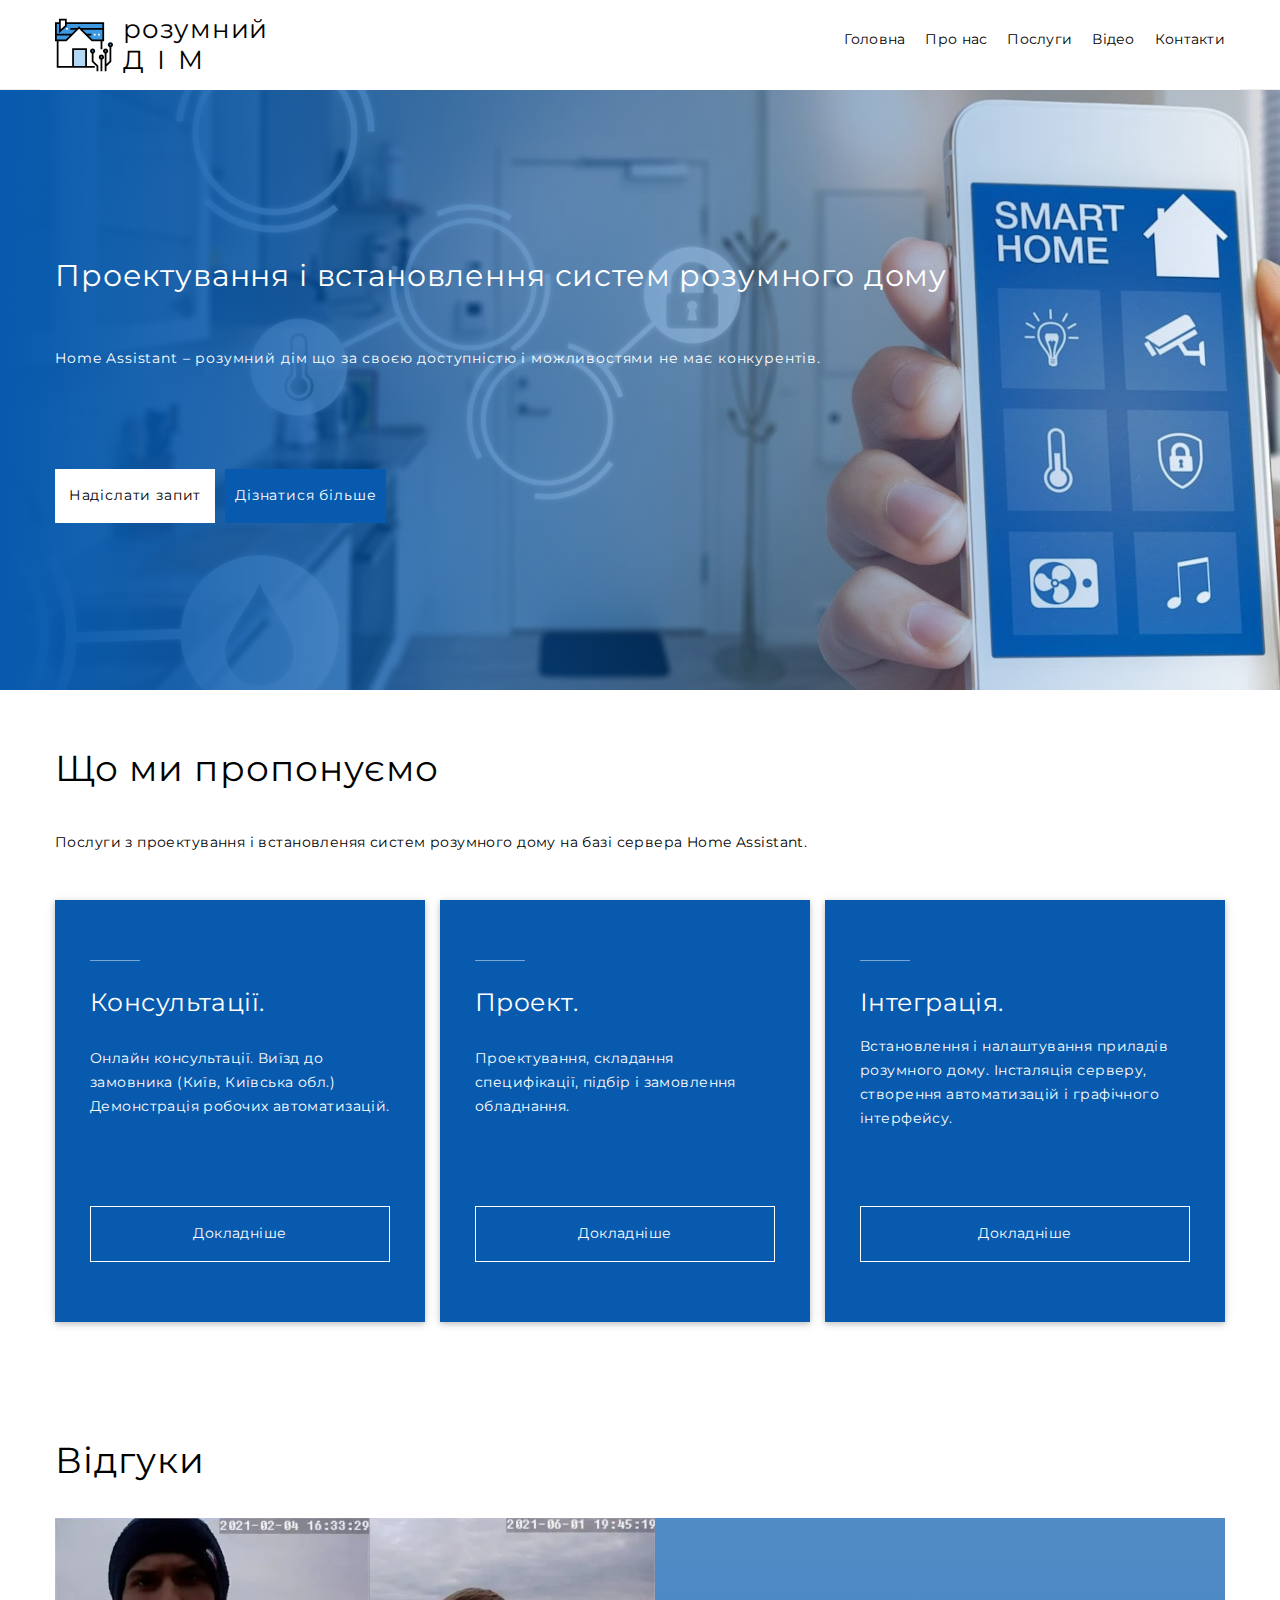
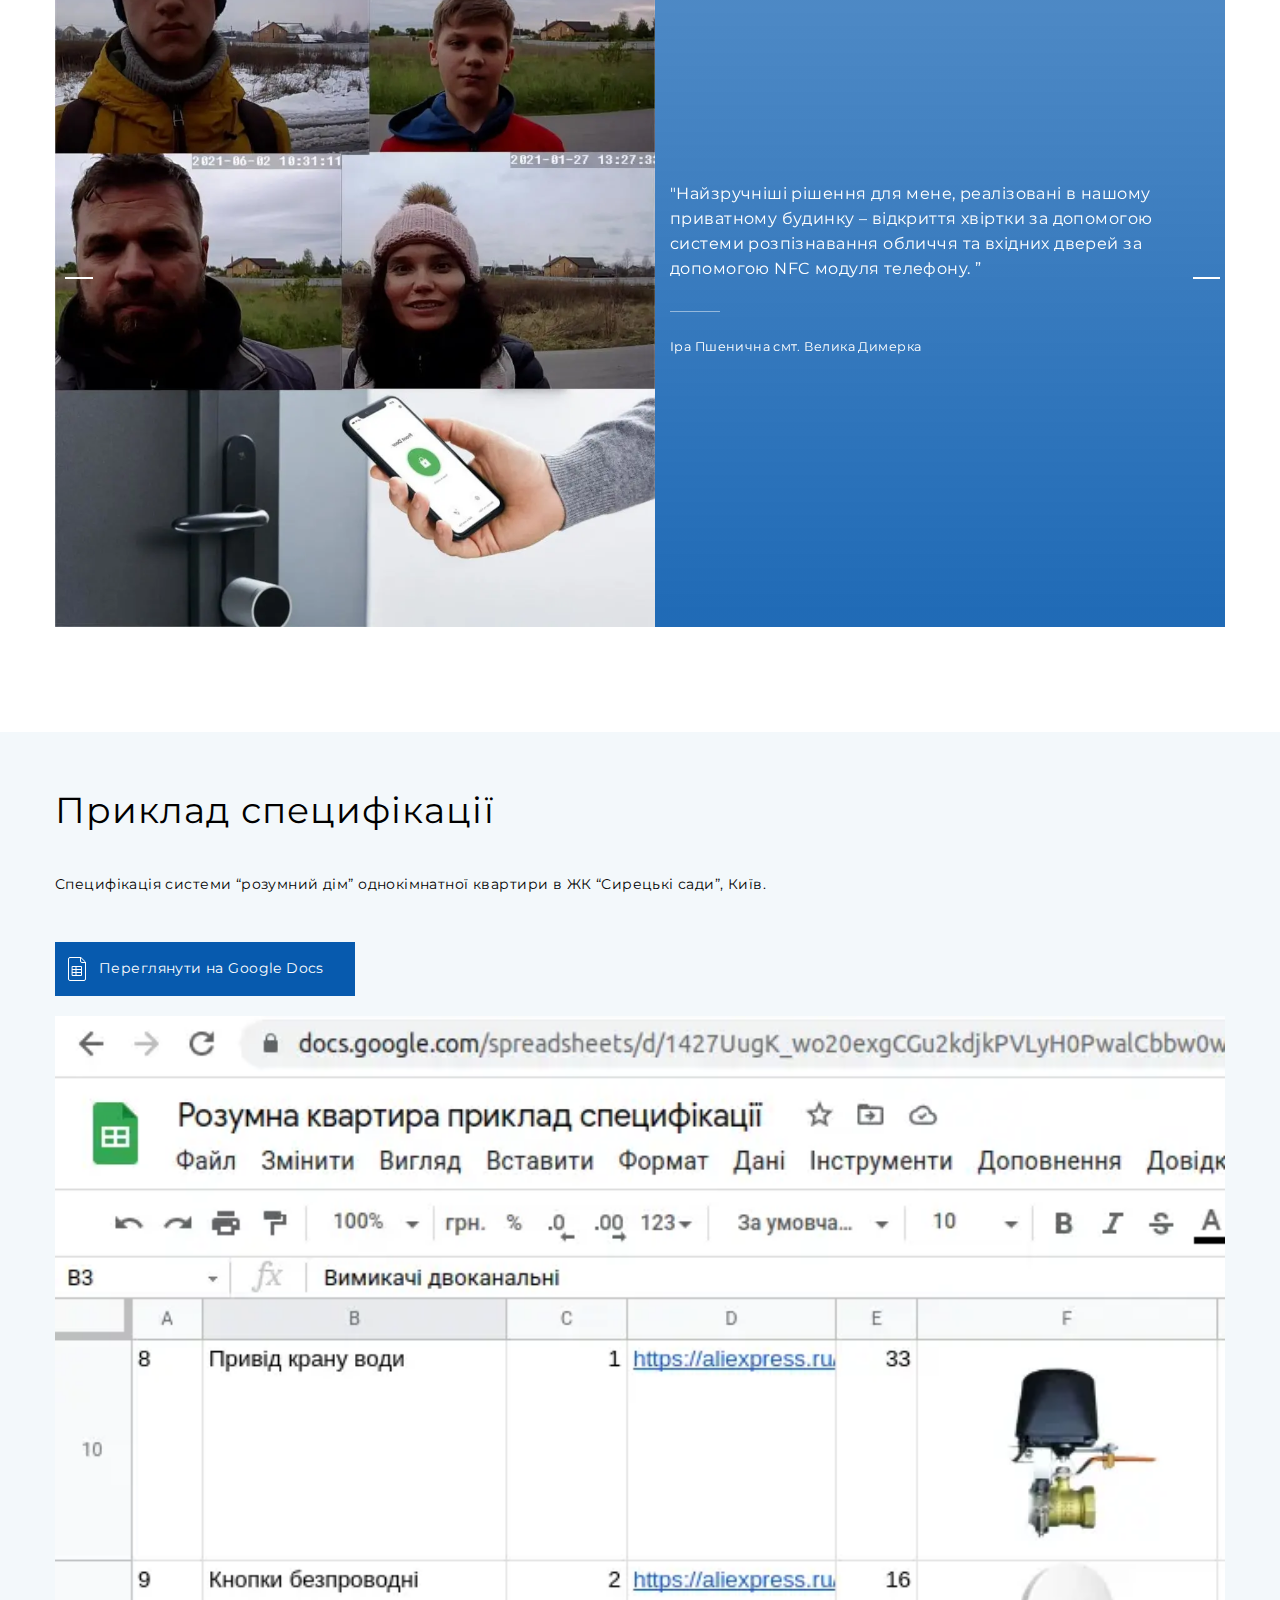
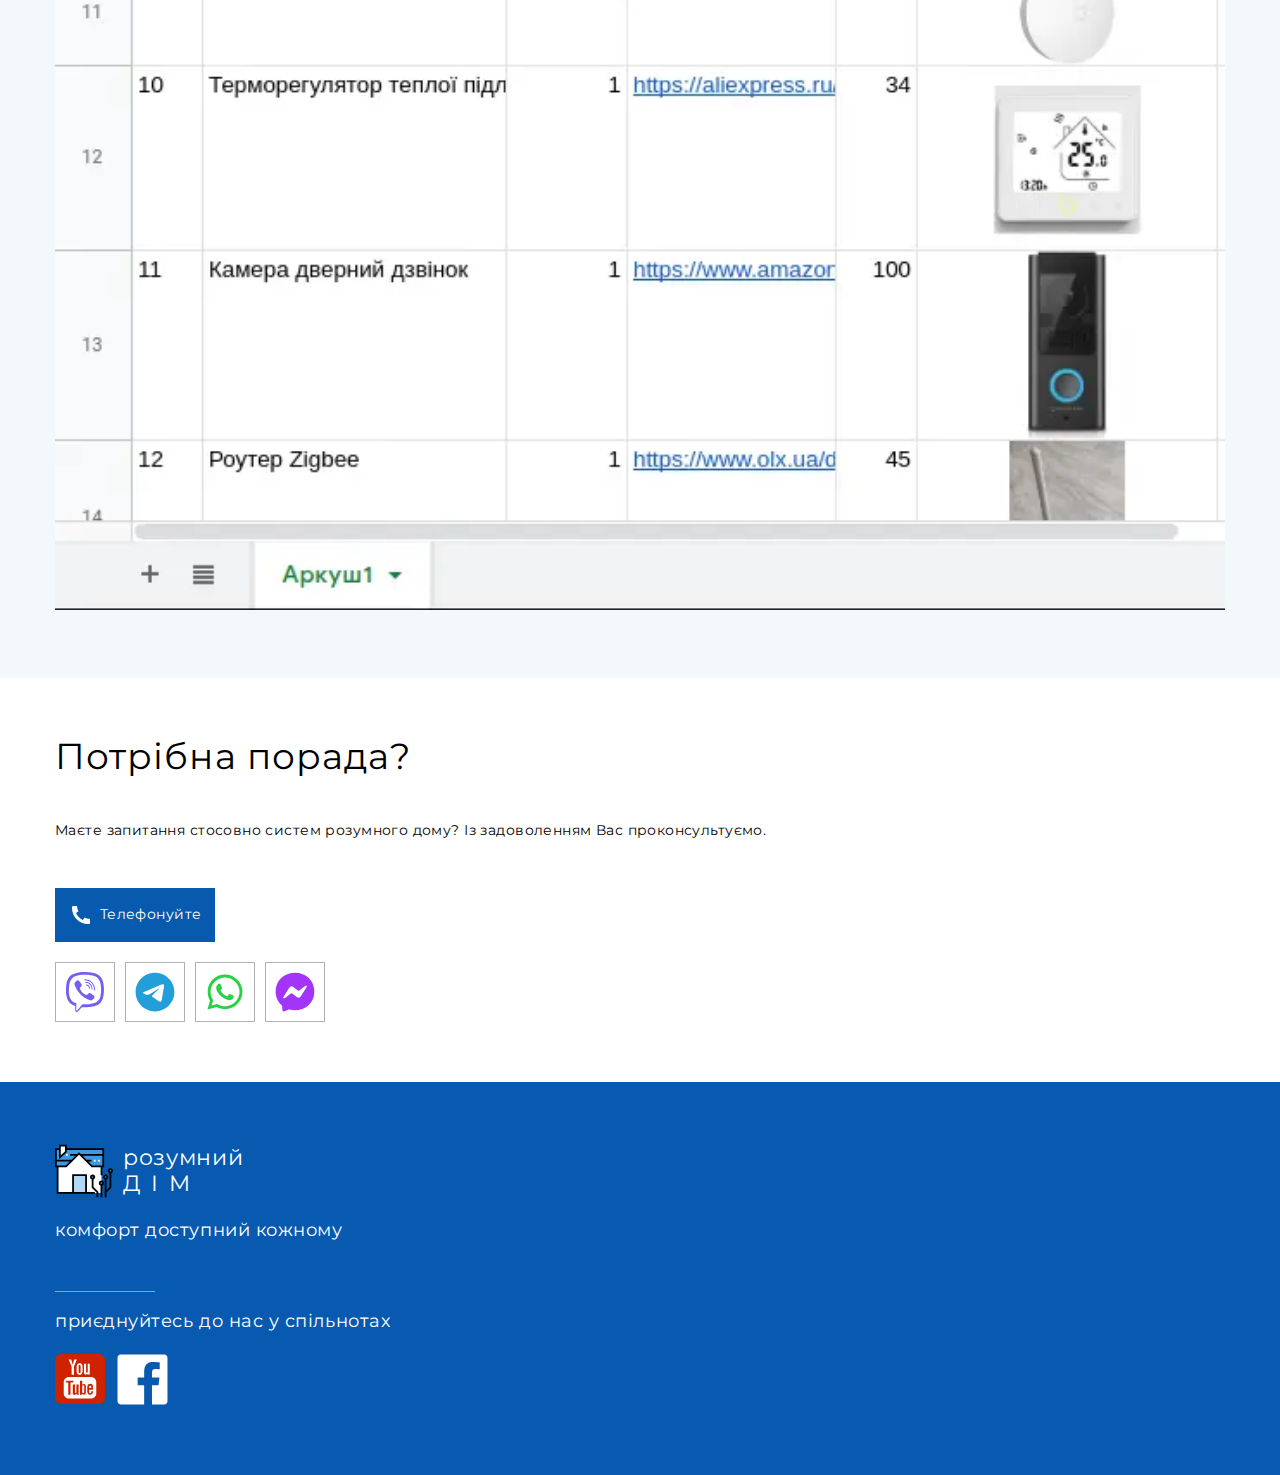
<file: index.html>
<!DOCTYPE html>
<html lang="uk">
  <head>
    <meta charset="UTF-8" />
    <meta http-equiv="X-UA-Compatible" content="IE=edge" />
    <meta name="viewport" content="width=device-width, initial-scale=1.0" />
    <title>Розумний дім – комфорт доступний кожному</title>
    <link rel="icon" href="./images/svg/smart-home.svg" sizes="32x32" />
    <link
      rel="stylesheet"
      href="https://cdnjs.cloudflare.com/ajax/libs/font-awesome/6.1.2/css/all.min.css"
      integrity="sha512-1sCRPdkRXhBV2PBLUdRb4tMg1w2YPf37qatUFeS7zlBy7jJI8Lf4VHwWfZZfpXtYSLy85pkm9GaYVYMfw5BC1A=="
      crossorigin="anonymous"
      referrerpolicy="no-referrer"
    />
    <!-- Спочатку нормалізатор -->
    <link
      rel="stylesheet"
      href="https://cdnjs.cloudflare.com/ajax/libs/modern-normalize/1.0.0/modern-normalize.min.css"
    />
    <!-- Потім ваші стилі -->
    <link rel="stylesheet" href="./css/main.min.css" />
  </head>
  <body>
    <!-- -------------- header ----------------- -->
    <header class="header">
      <div class="header__container">
        <div class="header__overlay">
          <div class="container">
            <a href="" class="logo">
              <svg class="logo__svg" width="58" height="58">
                <use href="./images/svg/icomoon/symbol-defs.svg#icon-smart-home"></use>
              </svg>
              <div class="logo__wrap">
                <p class="logo__text">розумний</p>
                <p class="logo__text--accent">дім</p>
              </div>
            </a>
          </div>
        </div>
        <div class="menu--container" data-menu>
          <ul class="menu">
            <li class="menu__item"><a href="./index.html" class="menu__link">Головна</a></li>
            <li class="menu__item"><a href="./about.html" class="menu__link">Про нас</a></li>
            <li class="menu__item"><a href="./services.html" class="menu__link">Послуги</a></li>
            <li class="menu__item"><a href="./gallery.html" class="menu__link">Відео</a></li>
            <li class="menu__item"><a href="./contacts.html" class="menu__link">Контакти</a></li>
          </ul>
        </div>
        <button
          class="hamburger"
          type="button"
          aria-expanded="false"
          aria-controls="menu-container"
          data-menu-button
        >
          <svg class="hamburger__icon" width="40" height="40">
            <use
              class="hamburger__icon-menu"
              href="./images/svg/icomoon/symbol-defs.svg#icon-hamburger"
            ></use>
            <use
              class="hamburger__icon-close"
              href="./images/svg/icomoon/symbol-defs.svg#icon-close"
            ></use>
          </svg>
        </button>
      </div>
    </header>
    <main>
      <!-- -------------- hero ----------------- -->
      <section class="hero hero--main">
        <div class="container container--hero-main">
          <h1 class="hero-title">Проектування і встановлення систем розумного дому</h1>
          <p class="section-text section-text--white">
            Home Assistant – розумний дім що за своєю доступністю і можливостями не має конкурентів.
          </p>
          <div class="buttons-wrap">
            <a href="" class="button-link button-link--white"
              ><span class="button-text button-text--white">Надіслати запит</span></a
            >
            <a href="" class="button-link"><span class="button-text">Дізнатися більше</span></a>
          </div>
        </div>
      </section>
      <!-- -------------- offers ----------------- -->
      <section class="section">
        <div class="container">
          <h2 class="section-title">Що ми пропонуємо</h2>
          <p class="section-text">
            Послуги з проектування і встановленяя систем розумного дому на базі сервера Home
            Assistant.
          </p>
          <ul class="offers">
            <li class="offers__item">
              <h3 class="offers__header">Консультації.</h3>
              <p class="section-text section-text--white">
                Онлайн консультації. Виїзд до замовника (Київ, Київська обл.) Демонстрація робочих
                автоматизацій.
              </p>
              <a href="" class="button-link button-link--offers" role="button">Докладніше</a>
            </li>
            <li class="offers__item">
              <h3 class="offers__header">Проект.</h3>
              <p class="section-text section-text--white">
                Проектування, складання специфікації, підбір і замовлення обладнання.
              </p>
              <a href="" class="button-link button-link--offers" role="button">Докладніше</a>
            </li>
            <li class="offers__item">
              <h3 class="offers__header">Інтеграція.</h3>
              <p class="section-text section-text--white">
                Встановлення і налаштування приладів розумного дому. Інсталяція серверу, створення
                автоматизацій і графічного інтерфейсу.
              </p>
              <a href="" class="button-link button-link--offers" role="button">Докладніше</a>
            </li>
          </ul>
        </div>
      </section>
      <!-- -------------- responses ---------------- -->
      <section class="section section--responses">
        <div class="container container--responses">
          <h2 class="section-title section-title--responses">Відгуки</h2>
          <div class="siema">
            <div class="response">
              <img
                srcset="
                  ./images/responses/doorbell-480-min.webp 480w,
                  ./images/responses/doorbell-960-min.webp 960w
                "
                sizes="(min-width: 1200px) 600px, (min-width: 768px) 384px, 480px"
                class="response__photo"
                src="./images/responses/doorbell-480-min.webp"
                alt="Дверний дзвінок"
              />
              <div class="response__text-wrap">
                <div class="response__naw-arrows">
                  <i class="fa-solid fa-chevron-left arrow-backdrop"></i>
                  <i class="fa-solid fa-chevron-right arrow-backdrop"></i>
                </div>
                <div class="backdrop">
                  <p class="responses-text">
                    "Найзручніші рішення для мене, реалізовані в нашому приватному будинку –
                    відкриття хвіртки за допомогою системи розпізнавання обличчя та вхідних дверей
                    за допомогою NFC модуля телефону. ”
                  </p>
                  <p class="section-text section-text--responses">
                    Іра Пшенична смт. Велика Димерка
                  </p>
                </div>
              </div>
            </div>
            <div class="response">
              <img
                srcset="
                  ./images/responses/gate-480.webp 480w,
                  ./images/responses/gate-960.webp 960w
                "
                sizes="(min-width: 1200px) 600px, (min-width: 768px) 384px, 480px"
                class="response__photo"
                src="./images/responses/gate-480.webp"
                alt="Ворота"
              />
              <div class="response__text-wrap">
                <div class="response__naw-arrows">
                  <i class="fa-solid fa-chevron-left arrow-backdrop"></i>
                  <i class="fa-solid fa-chevron-right arrow-backdrop"></i>
                </div>
                <div class="backdrop">
                  <p class="responses-text">
                    "Ворота та автоматика, це евріка! Коли приїзджали гості, завжди бігав та
                    відкривав ворота, це капець. Зараз, без зусиль, одним натисканням на телефоні, а
                    коли сам за кермом, то з панелі автівки відкриваю. Дякую хлопці, за роботу!”
                  </p>
                  <p class="section-text section-text--responses">Павло Романченко м. Васильків</p>
                </div>
              </div>
            </div>
            <div class="response">
              <img
                srcset="
                  ./images/responses/garden-480.webp 480w,
                  ./images/responses/garden-960.webp 960w
                "
                sizes="(min-width: 1200px) 600px, (min-width: 768px) 384px, 480px"
                class="response__photo"
                src="./images/responses/garden-480.webp"
                alt="Ворота"
              />
              <div class="response__text-wrap">
                <div class="response__naw-arrows">
                  <i class="fa-solid fa-chevron-left arrow-backdrop"></i>
                  <i class="fa-solid fa-chevron-right arrow-backdrop"></i>
                </div>
                <div class="backdrop">
                  <p class="responses-text">
                    "У кого есть огород, меня поймут. Я про полив. Постоянно приходилось бегать с
                    лейками, обрывать руки. Не всегда есть время для полива. Прочитала про капельный
                    полив,про бочку, которую можно наполнить водой. Но каждый раз бегать и ее
                    наполнять, как то не радовало меня, легче уж с лейкой, я так думала. Соседи
                    посоветовали ребят, которые занимались автоматизацией и также вопросоми полива.
                    Сейчас у меня все работает само по себе, я только наблюдаю. Вода подаётся в бак
                    автоматически, есть график полива, когда какую зону поливать. Спасибо за ваш
                    труд.”
                  </p>
                  <p class="section-text section-text--responses">Виктория Ямковая пгт Калиновка</p>
                </div>
              </div>
            </div>
          </div>
        </div>
      </section>
      <!-- -------------- examples ---------------- -->
      <section class="section section--examples">
        <div class="container">
          <h2 class="section-title section-title--examples">Приклад специфікації</h2>
          <p class="section-text">
            Специфікація системи “розумний дім” однокімнатної квартири в ЖК “Сирецькі сади”, Київ.
          </p>
          <a
            href="https://docs.google.com/spreadsheets/d/1427UugK_wo20exgCGu2kdjkPVLyH0PwalCbbw0wI3ak/edit#gid=0"
            class="button-link button-link--examples"
          >
            <svg class="button-link__icon-table" width="24" height="24">
              <use href="./images/svg/icomoon/symbol-defs.svg#icon-table"></use>
            </svg>
            Переглянути на Google Docs</a
          >
          <a
            class="image-link"
            href="https://docs.google.com/spreadsheets/d/1427UugK_wo20exgCGu2kdjkPVLyH0PwalCbbw0wI3ak/edit#gid=0"
            ><img
              src="./images/specification/specification-crop.webp"
              alt="приклад специфікації"
              class="examples-img"
          /></a>
        </div>
      </section>
      <!-- -------------- advice ---------------- -->
      <section class="section">
        <div class="container">
          <h2 class="section-title">Потрібна порада?</h2>
          <p class="section-text">
            Маєте запитання стосовно систем розумного дому? Із задоволенням Вас проконсультуємо.
          </p>
          <a href="tel:+380673329751" class="button-link button-link--tel">
            <svg class="button-link__icon" width="24" height="24">
              <use href="./images/svg/icomoon/symbol-defs.svg#icon-phone"></use>
            </svg>
            Телефонуйте</a
          >
          <ul class="social">
            <li class="social__item">
              <a href="viber://chat?number=%2B380673329751" target="_blank" class="social__link">
                <svg class="social__icon social__icon--viber" width="40" height="40">
                  <use href="./images/svg/icomoon/symbol-defs.svg#icon-viber"></use>
                </svg>
              </a>
            </li>
            <li class="social__item">
              <a href="https://t.me/AndreiRadchenko" target="_blank" class="social__link">
                <svg class="social__icon social__icon--telegram" width="40" height="40">
                  <use href="./images/svg/icomoon/symbol-defs.svg#icon-telegram"></use>
                </svg>
              </a>
            </li>
            <li class="social__item">
              <a href="https://wa.me/380673329751" target="_blank" class="social__link">
                <svg class="social__icon social__icon--whatsapp" width="40" height="40">
                  <use href="./images/svg/icomoon/symbol-defs.svg#icon-whatsapp"></use>
                </svg>
              </a>
            </li>
            <li class="social__item">
              <a href="http://m.me/smart.home.kyiv" target="_blank" class="social__link">
                <svg class="social__icon social__icon--messenger" width="40" height="40">
                  <use href="./images/svg/icomoon/symbol-defs.svg#icon-messenger"></use>
                </svg>
              </a>
            </li>
          </ul>
        </div>
      </section>
    </main>
    <!-- -------------- footer ----------------- -->
    <footer class="section footer">
      <div class="container footer__container">
        <div class="footer__moto">
          <a href="" class="logo logo--footer">
            <svg class="logo__svg" width="58" height="58">
              <use href="./images/svg/icomoon/symbol-defs.svg#icon-smart-home"></use>
            </svg>
            <div class="logo__wrap">
              <p class="logo__text">розумний</p>
              <p class="logo__text--accent">дім</p>
            </div>
          </a>
          <h3 class="moto">комфорт доступний кожному</h3>
          <!-- <h2 class="moto">приєднуйтесь до нас у спільнотах</h2> -->
          <div class="media">
            <h3 class="media__title">приєднуйтесь до нас у спільнотах</h3>
            <div class="media__group">
              <a
                href="https://www.youtube.com/channel/UC7uVr9GRvSpF-9ihH9fwv8A/videos"
                target="_blank"
              >
                <svg class="youtube" width="50" height="50">
                  <use href="./images/svg/icomoon/symbol-defs.svg#icon-youtube"></use>
                </svg>
              </a>
              <a href="https://www.facebook.com/smart.home.kyiv/">
                <svg class="facebook" width="55" height="55">
                  <use href="./images/svg/icomoon/symbol-defs.svg#icon-facebook"></use>
                </svg>
              </a>
            </div>
          </div>
        </div>
      </div>
    </footer>
    <script>
      const { height: pageHeaderHeight } = document
        .querySelector('.header')
        .getBoundingClientRect();

      document.body.style.paddingTop = `${pageHeaderHeight}px`;
    </script>
    <script src="./js/menu.js" type="module"></script>
    <script src="./js/siema.min.js"></script>
    <script src="./js/mySiema.js" type="module"></script>
  </body>
</html>
</file>
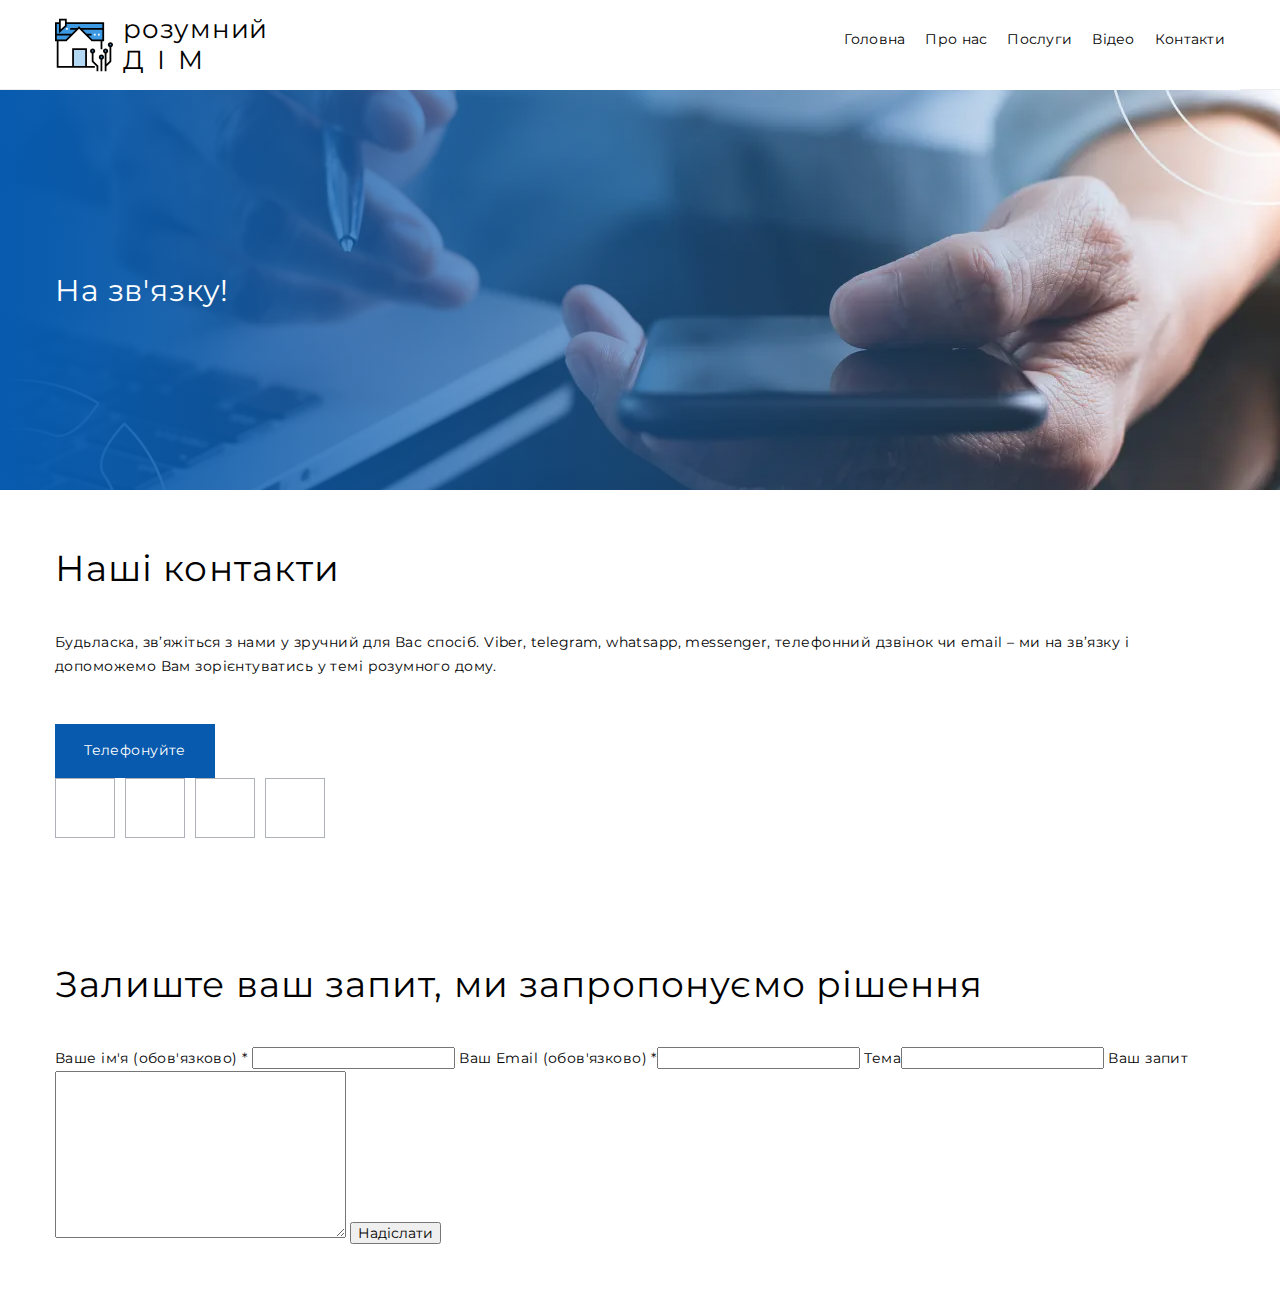
<file: contacts.html>
<!DOCTYPE html>
<html lang="en">
  <head>
    <meta charset="UTF-8" />
    <meta http-equiv="X-UA-Compatible" content="IE=edge" />
    <meta name="viewport" content="width=device-width, initial-scale=1.0" />
    <title>Розумний дім – комфорт доступний кожному</title>
    <link rel="icon" href="./images/svg/smart-home.svg" sizes="32x32" />
    <link
      rel="stylesheet"
      href="https://cdnjs.cloudflare.com/ajax/libs/font-awesome/6.1.2/css/all.min.css"
      integrity="sha512-1sCRPdkRXhBV2PBLUdRb4tMg1w2YPf37qatUFeS7zlBy7jJI8Lf4VHwWfZZfpXtYSLy85pkm9GaYVYMfw5BC1A=="
      crossorigin="anonymous"
      referrerpolicy="no-referrer"
    />
    <!-- Спочатку нормалізатор -->
    <link
      rel="stylesheet"
      href="https://cdnjs.cloudflare.com/ajax/libs/modern-normalize/1.0.0/modern-normalize.min.css"
    />
    <!-- Потім ваші стилі -->
    <link rel="stylesheet" href="./css/main.min.css" />
  </head>
  <body>
    <!-- -------------- header ----------------- -->
    <header class="header">
      <div class="header__container">
        <div class="header__overlay">
          <div class="container">
            <a href="" class="logo">
              <svg class="logo__svg" width="58" height="58">
                <use href="./images/svg/icomoon/symbol-defs.svg#icon-smart-home"></use>
              </svg>
              <div class="logo__wrap">
                <p class="logo__text">розумний</p>
                <p class="logo__text--accent">дім</p>
              </div>
            </a>
          </div>
        </div>
        <div class="menu--container" data-menu>
          <ul class="menu">
            <li class="menu__item"><a href="./index.html" class="menu__link">Головна</a></li>
            <li class="menu__item"><a href="./about.html" class="menu__link">Про нас</a></li>
            <li class="menu__item"><a href="./services.html" class="menu__link">Послуги</a></li>
            <li class="menu__item"><a href="./gallery.html" class="menu__link">Відео</a></li>
            <li class="menu__item"><a href="./contacts.html" class="menu__link">Контакти</a></li>
          </ul>
        </div>
        <button
          class="hamburger"
          type="button"
          aria-expanded="false"
          aria-controls="menu-container"
          data-menu-button
        >
          <svg class="hamburger__icon" width="40" height="40">
            <use
              class="hamburger__icon-menu"
              href="./images/svg/icomoon/symbol-defs.svg#icon-hamburger"
            ></use>
            <use
              class="hamburger__icon-close"
              href="./images/svg/icomoon/symbol-defs.svg#icon-close"
            ></use>
          </svg>
        </button>
      </div>
    </header>
    <main>
      <!-- -------------- hero ----------------- -->
      <section class="hero hero-contacts">
        <div class="container">
          <h2 class="hero-title">На зв'язку!</h2>
        </div>
      </section>
      <!-- -------------- contacts ----------------- -->
      <section class="section">
        <div class="container">
          <h3 class="section-title">Наші контакти</h3>
          <p class="section-text">
            Будьласка, зв’яжіться з нами у зручний для Вас спосіб. Viber, telegram, whatsapp,
            messenger, телефонний дзвінок чи email – ми на зв’язку і допоможемо Вам зорієнтуватись у
            темі розумного дому.
          </p>
          <a href="" class="button-link"
            ><span class="button-text button-text--white">Телефонуйте</span></a
          >
          <ul class="social">
            <li class="social__item"><a href="" class="social__link"></a></li>
            <li class="social__item"><a href="" class="social__link"></a></li>
            <li class="social__item"><a href="" class="social__link"></a></li>
            <li class="social__item"><a href="" class="social__link"></a></li>
          </ul>
        </div>
      </section>
      <!-- -------------- request form ----------------- -->
      <section class="section">
        <div class="container">
          <h3 class="section-title">Залиште ваш запит, ми запропонуємо рішення</h3>
          <form action="" class="form">
            <label for="" class="form__label-name"
              >Ваше ім'я (обов'язково) <span class="astarisk">*</span>
              <input type="text" class="form__name" required
            /></label>
            <label for="" class="form__label-email"
              >Ваш Email (обов'язково) <span class="astarisk">*</span
              ><input type="email" class="form__email" required
            /></label>
            <label for="" class="form__label-theme"
              >Тема<input type="text" class="form__theme"
            /></label>
            <label for="" class="form__label-request"
              >Ваш запит
              <textarea name="" id="" cols="30" rows="10" class="form__request"></textarea>
            </label>
            <button type="submit" class="form-button">Надіслати</button>
          </form>
        </div>
      </section>
    </main>
    <!-- -------------- footer ----------------- -->
    <footer></footer>
    <script>
      const { height: pageHeaderHeight } = document
        .querySelector('.header')
        .getBoundingClientRect();

      document.body.style.paddingTop = `${pageHeaderHeight}px`;
    </script>
    <script src="./js/menu.js"></script>
  </body>
</html>
</file>
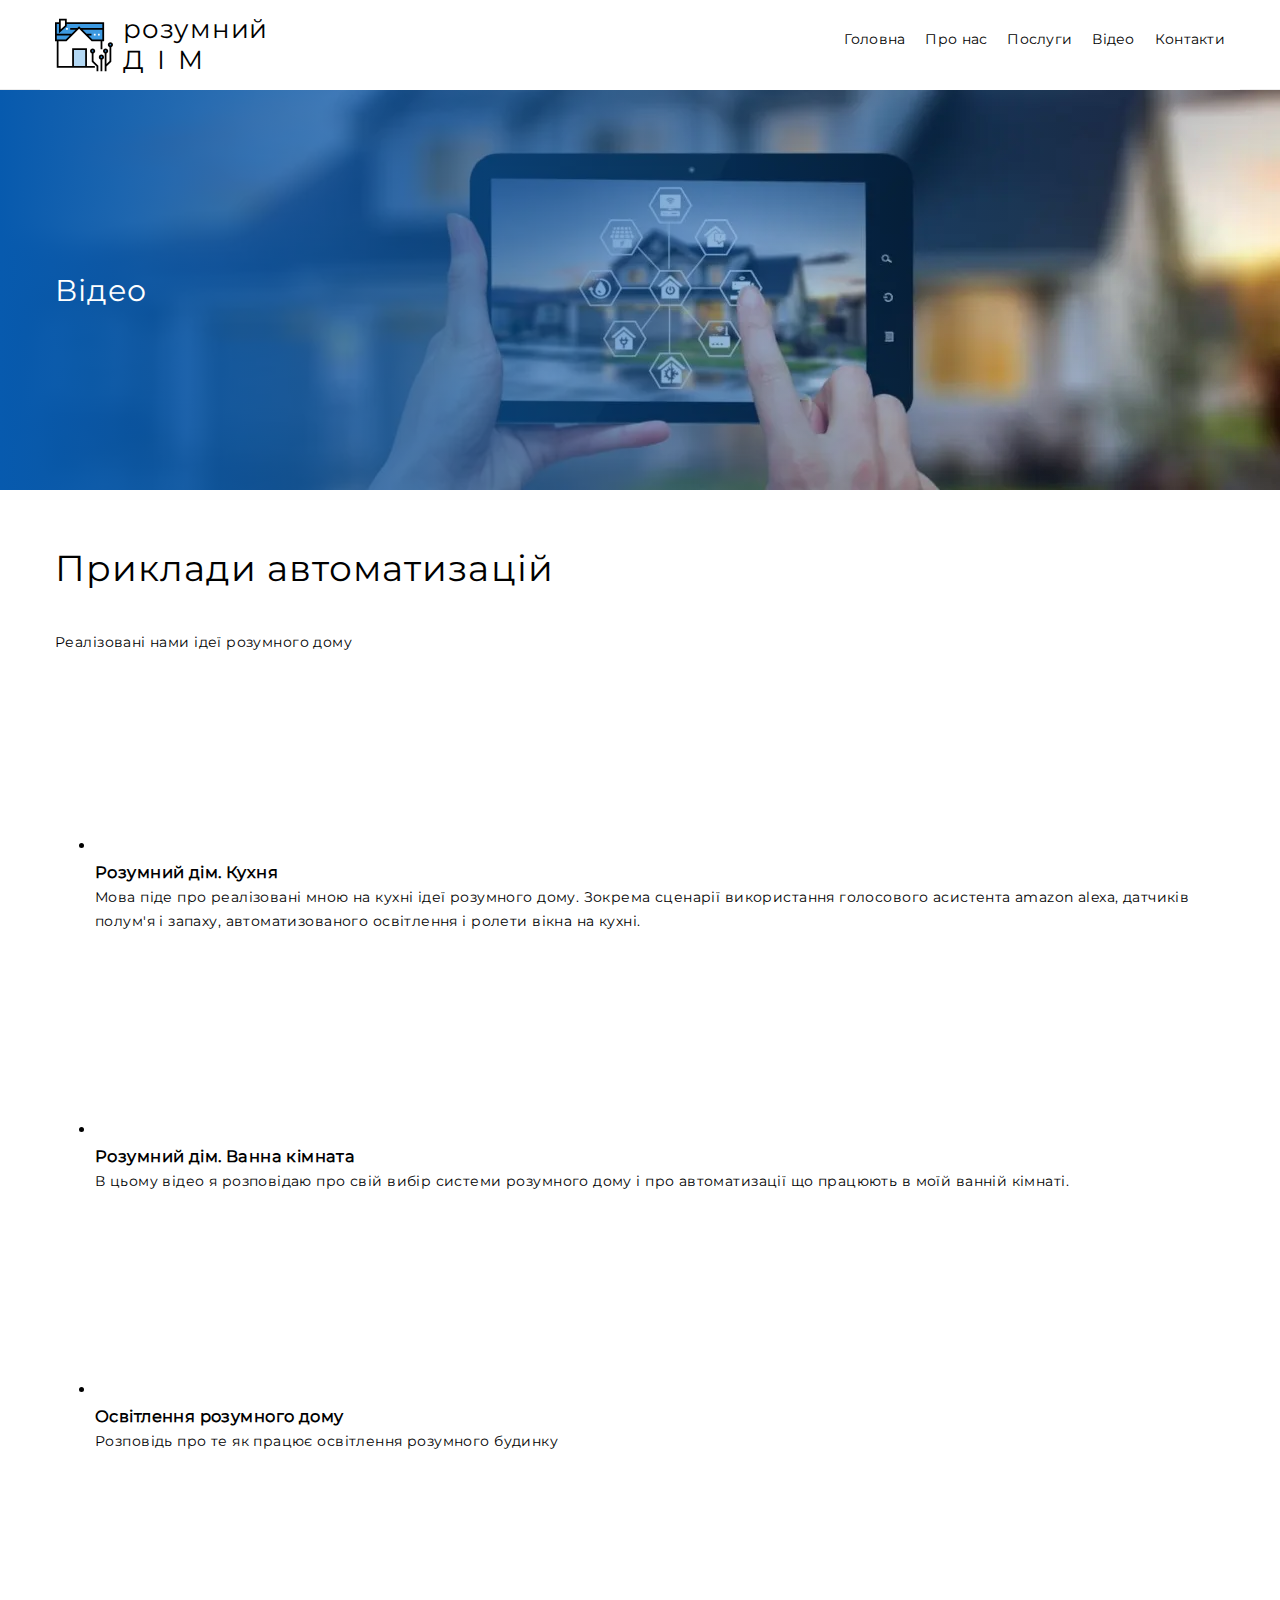
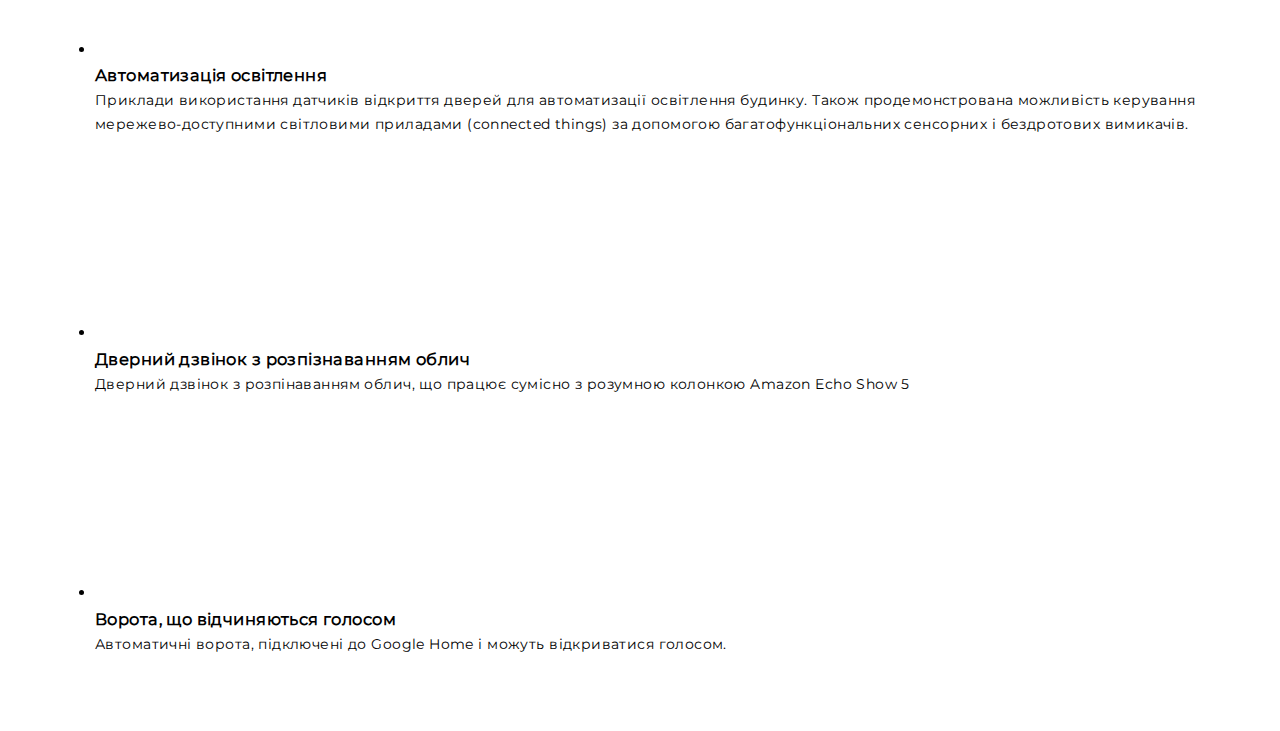
<file: gallery.html>
<!DOCTYPE html>
<html lang="en">
  <head>
    <meta charset="UTF-8" />
    <meta http-equiv="X-UA-Compatible" content="IE=edge" />
    <meta name="viewport" content="width=device-width, initial-scale=1.0" />
    <title>Розумний дім – комфорт доступний кожному</title>
    <link rel="icon" href="./images/svg/smart-home.svg" sizes="32x32" />
    <link
      rel="stylesheet"
      href="https://cdnjs.cloudflare.com/ajax/libs/font-awesome/6.1.2/css/all.min.css"
      integrity="sha512-1sCRPdkRXhBV2PBLUdRb4tMg1w2YPf37qatUFeS7zlBy7jJI8Lf4VHwWfZZfpXtYSLy85pkm9GaYVYMfw5BC1A=="
      crossorigin="anonymous"
      referrerpolicy="no-referrer"
    />
    <!-- Спочатку нормалізатор -->
    <link
      rel="stylesheet"
      href="https://cdnjs.cloudflare.com/ajax/libs/modern-normalize/1.0.0/modern-normalize.min.css"
    />
    <!-- Потім ваші стилі -->
    <link rel="stylesheet" href="./css/main.min.css" />
  </head>
  <body>
    <!-- -------------- header ----------------- -->
    <header class="header">
      <div class="header__container">
        <div class="header__overlay">
          <div class="container">
            <a href="" class="logo">
              <svg class="logo__svg" width="58" height="58">
                <use href="./images/svg/icomoon/symbol-defs.svg#icon-smart-home"></use>
              </svg>
              <div class="logo__wrap">
                <p class="logo__text">розумний</p>
                <p class="logo__text--accent">дім</p>
              </div>
            </a>
          </div>
        </div>
        <div class="menu--container" data-menu>
          <ul class="menu">
            <li class="menu__item"><a href="./index.html" class="menu__link">Головна</a></li>
            <li class="menu__item"><a href="./about.html" class="menu__link">Про нас</a></li>
            <li class="menu__item"><a href="./services.html" class="menu__link">Послуги</a></li>
            <li class="menu__item"><a href="./gallery.html" class="menu__link">Відео</a></li>
            <li class="menu__item"><a href="./contacts.html" class="menu__link">Контакти</a></li>
          </ul>
        </div>
        <button
          class="hamburger"
          type="button"
          aria-expanded="false"
          aria-controls="menu-container"
          data-menu-button
        >
          <svg class="hamburger__icon" width="40" height="40">
            <use
              class="hamburger__icon-menu"
              href="./images/svg/icomoon/symbol-defs.svg#icon-hamburger"
            ></use>
            <use
              class="hamburger__icon-close"
              href="./images/svg/icomoon/symbol-defs.svg#icon-close"
            ></use>
          </svg>
        </button>
      </div>
    </header>
    <main>
      <!-- -------------- hero ----------------- -->
      <section class="hero hero--gallery">
        <div class="container">
          <h2 class="hero-title">Відео</h2>
        </div>
      </section>
      <!-- -------------- gallery ----------------- -->
      <section class="section">
        <div class="container">
          <h2 class="section-title">Приклади автоматизацій</h2>
          <p class="section-text">Реалізовані нами ідеї розумного дому</p>
          <ul class="gallery">
            <li class="gallery__item">
              <iframe
                class="gallery__iframe"
                lang="en"
                src="https://www.youtube.com/embed/upCeoeMVbYI"
                title="Smart Home. Kitchen"
                frameborder="0"
                allow="accelerometer; autoplay; clipboard-write; encrypted-media; gyroscope; picture-in-picture"
                allowfullscreen
              ></iframe>
              <div class="gallery__text-wrap">
                <h3 class="gallery__title">Розумний дім. Кухня</h3>
                <p class="gallery__text">
                  Мова піде про реалізовані мною на кухні ідеї розумного дому. Зокрема сценарії
                  використання голосового асистента amazon alexa, датчиків полум'я і запаху,
                  автоматизованого освітлення і ролети вікна на кухні.
                </p>
              </div>
            </li>
            <li class="gallery__item">
              <iframe
                lang="en"
                width="100%"
                height="200vh"
                src="https://www.youtube.com/embed/-rZHH1ycZOo"
                title="Smart Home. Bathroom"
                frameborder="0"
                allow="accelerometer; autoplay; clipboard-write; encrypted-media; gyroscope; picture-in-picture"
                allowfullscreen
              ></iframe>
              <div class="gallery__text-wrap">
                <h3 class="gallery__title">Розумний дім. Ванна кімната</h3>
                <p class="gallery__text">
                  В цьому відео я розповідаю про свій вибір системи розумного дому і про
                  автоматизації що працюють в моїй ванній кімнаті.
                </p>
              </div>
            </li>
            <li class="gallery__item">
              <iframe
                lang="en"
                width="100%"
                height="200vh"
                src="https://www.youtube.com/embed/agCnqtNheHk"
                title="Smart home light"
                frameborder="0"
                allow="accelerometer; autoplay; clipboard-write; encrypted-media; gyroscope; picture-in-picture"
                allowfullscreen
              ></iframe>
              <div class="gallery__text-wrap">
                <h3 class="gallery__title">Освітлення розумного дому</h3>
                <p class="gallery__text">Розповідь про те як працює освітлення розумного будинку</p>
              </div>
            </li>
            <li class="gallery__item">
              <iframe
                lang="en"
                width="100%"
                height="200vh"
                src="https://www.youtube.com/embed/wM-7JIHAqIQ"
                title="Home light automation with door sensors"
                frameborder="0"
                allow="accelerometer; autoplay; clipboard-write; encrypted-media; gyroscope; picture-in-picture"
                allowfullscreen
              ></iframe>
              <div class="gallery__text-wrap">
                <h3 class="gallery__title">Автоматизація освітлення</h3>
                <p class="gallery__text">
                  Приклади використання датчиків відкриття дверей для автоматизації освітлення
                  будинку. Також продемонстрована можливість керування мережево-доступними
                  світловими приладами (connected things) за допомогою багатофункціональних
                  сенсорних і бездротових вимикачів.
                </p>
              </div>
            </li>
            <li class="gallery__item">
              <iframe
                lang="en"
                width="100%"
                height="200vh"
                src="https://www.youtube.com/embed/LVS-DfC3EMw"
                title="DIY doorbell with face recognition"
                frameborder="0"
                allow="accelerometer; autoplay; clipboard-write; encrypted-media; gyroscope; picture-in-picture"
                allowfullscreen
              ></iframe>
              <div class="gallery__text-wrap">
                <h3 class="gallery__title">Дверний дзвінок з розпізнаванням облич</h3>
                <p class="gallery__text">
                  Дверний дзвінок з розпінаванням облич, що працює сумісно з розумною колонкою
                  Amazon Echo Show 5
                </p>
              </div>
            </li>
            <li class="gallery__item">
              <iframe
                lang="en"
                width="100%"
                height="200vh"
                src="https://www.youtube.com/embed/-kzQXVCUmVY"
                title="DIY automatic gate with google assistant"
                frameborder="0"
                allow="accelerometer; autoplay; clipboard-write; encrypted-media; gyroscope; picture-in-picture"
                allowfullscreen
              ></iframe>
              <div class="gallery__text-wrap">
                <h3 class="gallery__title">Ворота, що відчиняються голосом</h3>
                <p class="gallery__text">
                  Автоматичні ворота, підключені до Google Home і можуть відкриватися голосом.
                </p>
              </div>
            </li>
          </ul>
        </div>
      </section>
    </main>
    <!-- -------------- footer ----------------- -->
    <footer></footer>
    <script>
      const { height: pageHeaderHeight } = document
        .querySelector('.header')
        .getBoundingClientRect();

      document.body.style.paddingTop = `${pageHeaderHeight}px`;
    </script>
    <script src="./js/menu.js"></script>
  </body>
</html>
</file>
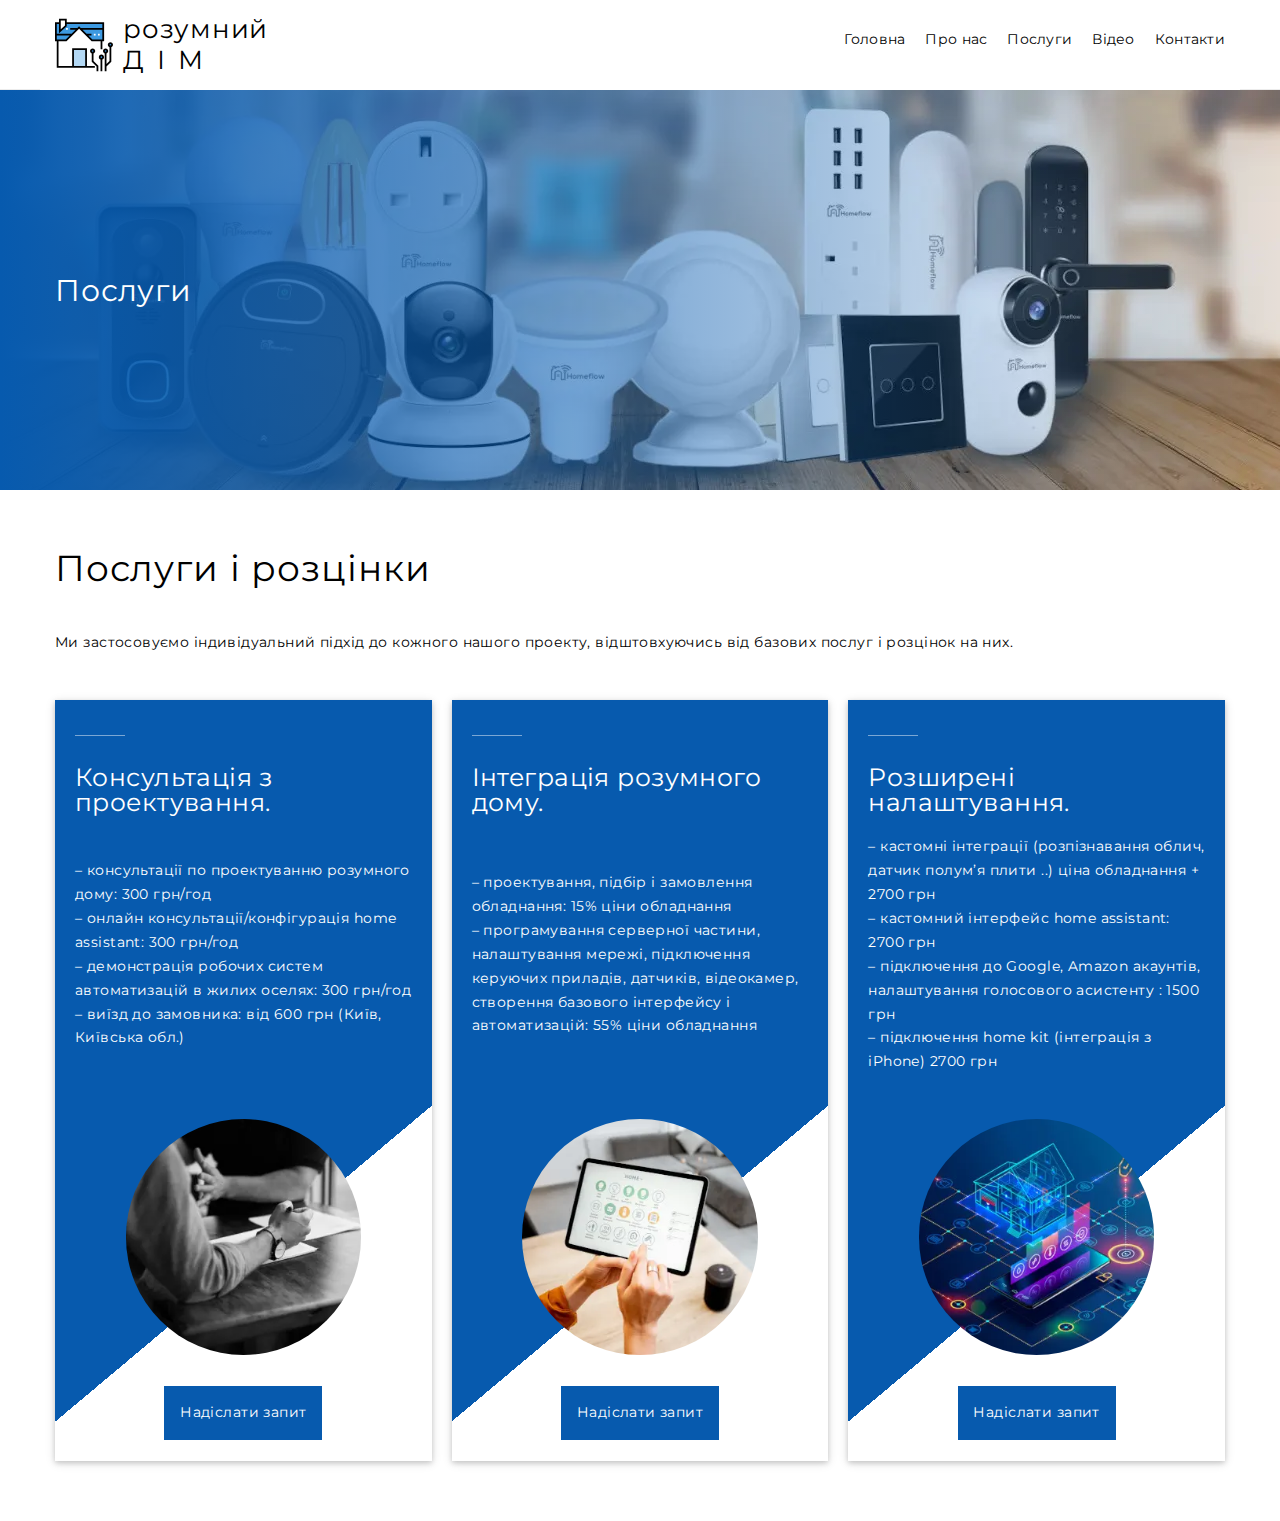
<file: services.html>
<!DOCTYPE html>
<html lang="en">
  <head>
    <meta charset="UTF-8" />
    <meta http-equiv="X-UA-Compatible" content="IE=edge" />
    <meta name="viewport" content="width=device-width, initial-scale=1.0" />
    <title>Розумний дім – комфорт доступний кожному</title>
    <link rel="icon" href="./images/svg/smart-home.svg" sizes="32x32" />
    <link
      rel="stylesheet"
      href="https://cdnjs.cloudflare.com/ajax/libs/font-awesome/6.1.2/css/all.min.css"
      integrity="sha512-1sCRPdkRXhBV2PBLUdRb4tMg1w2YPf37qatUFeS7zlBy7jJI8Lf4VHwWfZZfpXtYSLy85pkm9GaYVYMfw5BC1A=="
      crossorigin="anonymous"
      referrerpolicy="no-referrer"
    />
    <!-- Спочатку нормалізатор -->
    <link
      rel="stylesheet"
      href="https://cdnjs.cloudflare.com/ajax/libs/modern-normalize/1.0.0/modern-normalize.min.css"
    />
    <!-- Потім ваші стилі -->
    <link rel="stylesheet" href="./css/main.min.css" />
  </head>
  <body>
    <!-- -------------- header ----------------- -->
    <header class="header">
      <div class="header__container">
        <div class="header__overlay">
          <div class="container">
            <a href="" class="logo">
              <svg class="logo__svg" width="58" height="58">
                <use href="./images/svg/icomoon/symbol-defs.svg#icon-smart-home"></use>
              </svg>
              <div class="logo__wrap">
                <p class="logo__text">розумний</p>
                <p class="logo__text--accent">дім</p>
              </div>
            </a>
          </div>
        </div>
        <div class="menu--container" data-menu>
          <ul class="menu">
            <li class="menu__item"><a href="./index.html" class="menu__link">Головна</a></li>
            <li class="menu__item"><a href="./about.html" class="menu__link">Про нас</a></li>
            <li class="menu__item"><a href="./services.html" class="menu__link">Послуги</a></li>
            <li class="menu__item"><a href="./gallery.html" class="menu__link">Відео</a></li>
            <li class="menu__item"><a href="./contacts.html" class="menu__link">Контакти</a></li>
          </ul>
        </div>
        <button
          class="hamburger"
          type="button"
          aria-expanded="false"
          aria-controls="menu-container"
          data-menu-button
        >
          <svg class="hamburger__icon" width="40" height="40">
            <use
              class="hamburger__icon-menu"
              href="./images/svg/icomoon/symbol-defs.svg#icon-hamburger"
            ></use>
            <use
              class="hamburger__icon-close"
              href="./images/svg/icomoon/symbol-defs.svg#icon-close"
            ></use>
          </svg>
        </button>
      </div>
    </header>
    <main>
      <!-- -------------- hero ----------------- -->
      <section class="hero hero--services">
        <div class="container"><h2 class="hero-title">Послуги</h2></div>
      </section>
      <!-- -------------- services ----------------- -->
      <section class="section">
        <div class="container">
          <h2 class="section-title">Послуги і розцінки</h2>
          <p class="section-text">
            Ми застосовуємо індивідуальний підхід до кожного нашого проекту, відштовхуючись від
            базових послуг і розцінок на них.
          </p>
          <ul class="services">
            <li class="services__item">
              <h3 class="offers__header">Консультація з проектування.</h3>
              <div class="section-text section-text--white">
                <p>– консультації по проектуванню розумного дому: 300 грн/год</p>
                <p>– онлайн консультації/конфігурація home assistant: 300 грн/год</p>
                <p>– демонстрація робочих систем автоматизацій в жилих оселях: 300 грн/год</p>
                <p>– виїзд до замовника: від 600 грн (Київ, Київська обл.)</p>
              </div>
              <div class="service__button-wrap">
                <img
                  srcset="
                    ./images/services/discussion-300x300.webp 300w,
                    ./images/services/discussion-600x600.webp 600w
                  "
                  sizes="(min-width: 480px) 300px, 100vw"
                  class="services__img"
                  src="./images/services/discussion-300x300.webp"
                  alt="консультації"
                />
                <a href="" class="button-link button-link--offers">
                  <span class="button-text button-text--white">Надіслати запит</span>
                </a>
              </div>
            </li>
            <li class="services__item">
              <h3 class="offers__header">Інтеграція розумного дому.</h3>
              <div class="section-text section-text--white">
                <p>– проектування, підбір і замовлення обладнання: 15% ціни обладнання</p>
                <p>
                  – програмування серверної частини, налаштування мережі, підключення керуючих
                  приладів, датчиків, відеокамер, створення базового інтерфейсу і автоматизацій: 55%
                  ціни обладнання
                </p>
              </div>
              <div class="service__button-wrap">
                <img
                  srcset="
                    ./images/services/integration-300x300.webp 300w,
                    ./images/services/integration-600x600.webp 600w
                  "
                  sizes="(min-width: 480px) 300px, 100vw"
                  class="services__img"
                  src="./images/services/integration-300x300.webp"
                  alt="Інтеграція розумного дому"
                />
                <a href="" class="button-link button-link--offers">
                  <span class="button-text button-text--white">Надіслати запит</span>
                </a>
              </div>
            </li>
            <li class="services__item">
              <h3 class="offers__header">Розширені налаштування.</h3>
              <div class="section-text section-text--white">
                <p>
                  – кастомні інтеграції (розпізнавання облич, датчик полум’я плити ..) ціна
                  обладнання + 2700 грн
                </p>
                <p>– кастомний інтерфейс home assistant: 2700 грн</p>
                <p>
                  – підключення до Google, Amazon акаунтів, налаштування голосового асистенту : 1500
                  грн
                </p>
                <p>– підключення home kit (інтеграція з iPhone) 2700 грн</p>
                <!-- <p>– налаштування спливаючих повідомлень на телефон: 800 грн</p> -->
              </div>
              <div class="service__button-wrap">
                <img
                  srcset="
                    ./images/services/advansed1-300x300.webp 300w,
                    ./images/services/advansed1-600x600.webp 600w
                  "
                  sizes="(min-width: 480px) 300px, 100vw"
                  class="services__img"
                  src="./images/services/advansed1-300x300.webp"
                  alt="Розширені налаштування"
                />
                <a href="" class="button-link button-link--offers">
                  <span class="button-text button-text--white">Надіслати запит</span>
                </a>
              </div>
            </li>
          </ul>
        </div>
      </section>
    </main>
    <!-- -------------- footer ----------------- -->
    <footer></footer>
    <script>
      const { height: pageHeaderHeight } = document
        .querySelector('.header')
        .getBoundingClientRect();

      document.body.style.paddingTop = `${pageHeaderHeight}px`;
    </script>
    <script src="./js/menu.js"></script>
  </body>
</html>
</file>
<file: css/main.min.css>
:root{--main-text-color: #000000;--secondary-text-color: #ffffff;--background-blue: rgb(7, 90, 174);--logo-accent: #d3e52f;--button-hover-color: #067ae0;--offers-decorate-line: rgba(255, 255, 255, 0.47);--section-background-color: #f3f8fb;--footer-background-color: #075aaf;--card-button-hover: #f5f5f5;--accent-color: #2196f3;--primary-btn-hover-color: #188ce8;--background-color: #ffffff;--footer-contacts-color: rgba(255, 255, 255, 0.6);--button-background-color: #f5f4fa;--gallery-border-color: #eeeeee;--hero-gradient: rgba(47, 48, 58, 0.4);--social-color: #afb1b8;--footer-social: rgba(255, 255, 255, 0.1);--specialization-bkg: rgba(47, 48, 58, 0.8);--backdrop-color: rgba(0, 0, 0, 0.2);--timing-function: cubic-bezier(0.4, 0, 0.2, 1);--galery-overlay: rgba(33, 150, 243, 0.9);--modal-form-border-color: rgba(33, 33, 33, 0.2);--input-border-active-color: rgba(33, 150, 243, 1)}h1,h2,h3,h4,p{margin:0}@font-face{font-family:"Yeseva One";font-style:normal;font-weight:400;src:url("../fonts/yeseva-one-v20-latin_cyrillic-ext_cyrillic-regular.eot");src:local(""),url("../fonts/yeseva-one-v20-latin_cyrillic-ext_cyrillic-regular.eot?#iefix") format("embedded-opentype"),url("../fonts/yeseva-one-v20-latin_cyrillic-ext_cyrillic-regular.woff2") format("woff2"),url("../fonts/yeseva-one-v20-latin_cyrillic-ext_cyrillic-regular.woff") format("woff"),url("../fonts/yeseva-one-v20-latin_cyrillic-ext_cyrillic-regular.ttf") format("truetype"),url("../fonts/yeseva-one-v20-latin_cyrillic-ext_cyrillic-regular.svg#YesevaOne") format("svg")}@font-face{font-family:"Montserrat";font-style:normal;font-weight:400;src:url("../fonts/montserrat-v24-latin_cyrillic-regular.eot");src:local(""),url("../fonts/montserrat-v24-latin_cyrillic-regular.eot?#iefix") format("embedded-opentype"),url("../fonts/montserrat-v24-latin_cyrillic-regular.woff2") format("woff2"),url("../fonts/montserrat-v24-latin_cyrillic-regular.woff") format("woff"),url("../fonts/montserrat-v24-latin_cyrillic-regular.ttf") format("truetype"),url("../fonts/montserrat-v24-latin_cyrillic-regular.svg#Montserrat") format("svg")}body{color:var(--main-text-color);background-color:var(--background-color);font-family:"Montserrat",sans-serif;font-size:14px;line-height:1.71;letter-spacing:.03em;text-align:left}img{display:block;max-width:100%;height:auto}.list,.services,.team,.offers,.menu,.social{list-style:none;margin:0;padding:0}.link,.menu__link,.logo,.button-link{display:inline-block;text-decoration:none;padding:15px 0;color:inherit;margin:0}.container,.header__container{padding:0 15px;margin:0 auto;width:480px}@media screen and (max-width: 480px){.container,.header__container{width:100%}}@media screen and (min-width: 768px){.container,.header__container{width:768px}}@media screen and (min-width: 1200px){.container,.header__container{width:1200px}}.section{padding-top:45px;padding-bottom:45px;background-color:var(--background-color)}@media screen and (min-width: 1200px){.section{padding-top:60px;padding-bottom:60px}}.section-text{color:var(--main-text-color);margin-bottom:45px}@media screen and (min-width: 1200px){.section-text{margin-bottom:45px}}.section-text--white{color:var(--secondary-text-color)}.section-title{margin-top:0;margin-bottom:20px;color:var(--primary-text-color);font-size:25px;font-weight:400;line-height:1;text-align:left;letter-spacing:.03em}@media screen and (min-width: 1200px){.section-title{font-size:36px;line-height:setLineHeight(42px, 36px);margin-bottom:45px}}.gallery_item{width:100%;height:600px}@-webkit-keyframes socialAnimation{0%{-webkit-transform:scale(0);transform:scale(0)}100%{-webkit-transform:scale(1);transform:scale(1)}}@keyframes socialAnimation{0%{-webkit-transform:scale(0);transform:scale(0)}100%{-webkit-transform:scale(1);transform:scale(1)}}.button-link{padding:15px 10px;min-width:160px;min-height:50px;background-color:var(--background-blue);color:var(--secondary-text-color);text-align:center;-webkit-transition:color 250ms var(--timing-function),background-color 250ms var(--timing-function),-webkit-box-shadow 250ms var(--timing-function);transition:color 250ms var(--timing-function),background-color 250ms var(--timing-function),-webkit-box-shadow 250ms var(--timing-function);transition:color 250ms var(--timing-function),background-color 250ms var(--timing-function),box-shadow 250ms var(--timing-function);transition:color 250ms var(--timing-function),background-color 250ms var(--timing-function),box-shadow 250ms var(--timing-function),-webkit-box-shadow 250ms var(--timing-function)}.button-link+.button-link{margin-left:10px}.button-link:hover,.button-link:focus{background-color:var(--button-hover-color);color:var(--secondary-text-color);-webkit-box-shadow:0px 4px 4px rgba(0,0,0,.15);box-shadow:0px 4px 4px rgba(0,0,0,.15)}.button-link--white{background-color:var(--secondary-text-color);color:var(--primary-text-color)}.logo{display:-webkit-inline-box;display:-ms-inline-flexbox;display:inline-flex;-webkit-box-align:center;-ms-flex-align:center;align-items:center;font-size:24px;line-height:1.1666666667;letter-spacing:.03em;padding:16px 0}@media screen and (min-width: 1200px){.logo{font-size:26px;line-height:1.1923076923;padding:14px 0}}.logo--footer{color:var(--secondary-text-color);font-size:22px;padding:0}.logo__wrap{margin-left:5px}@media screen and (min-width: 768px){.logo__wrap{margin-left:10px}}.logo__text--accent{letter-spacing:.5em;text-transform:uppercase}.header__logo{color:var(--secondary-text-color)}.social{display:-webkit-box;display:-ms-flexbox;display:flex;margin:0 auto;width:100%}.social__item+.social__item{margin-left:10px}.social__link{display:-webkit-inline-box;display:-ms-inline-flexbox;display:inline-flex;width:60px;height:60px;-webkit-box-align:center;-ms-flex-align:center;align-items:center;-webkit-box-pack:center;-ms-flex-pack:center;justify-content:center;border:1px solid var(--social-color);-webkit-transition:color 250ms var(--timing-function),background-color 250ms var(--timing-function);transition:color 250ms var(--timing-function),background-color 250ms var(--timing-function)}.social__link:hover,.social__link:focus{background-color:var(--button-hover-color);cursor:pointer}.social__icon--viber{fill:#7360f2;-webkit-transition:fill 250ms var(--timing-function);transition:fill 250ms var(--timing-function)}.social__link:hover .social__icon--viber{fill:#fff}.social__icon--telegram{fill:#229ed9;-webkit-transition:fill 250ms var(--timing-function);transition:fill 250ms var(--timing-function)}.social__link:hover .social__icon--telegram{fill:#fff}.social__icon--whatsapp{fill:#28d146;-webkit-transition:fill 250ms var(--timing-function);transition:fill 250ms var(--timing-function)}.social__link:hover .social__icon--whatsapp{fill:#fff}.social__icon--messenger{fill:#a334fa;-webkit-transition:fill 250ms var(--timing-function);transition:fill 250ms var(--timing-function)}.social__link:hover .social__icon--messenger{fill:#fff}.footer__social-list{padding:0}.button-link--tel{display:-webkit-box;display:-ms-flexbox;display:flex;-ms-flex-pack:distribute;justify-content:space-around;-webkit-box-align:center;-ms-flex-align:center;align-items:center;width:160px;margin-bottom:20px}.button-link__icon{fill:#fff}.header{position:fixed;top:0;left:0;right:0;z-index:100;border-bottom:1px solid #ececec;background-color:var(--background-color);height:90px;opacity:1}@media screen and (min-width: 768px){.header{height:90px}}.header__container{position:relative;background-color:var(--background-color)}@media screen and (min-width: 768px){.header__container{display:-webkit-box;display:-ms-flexbox;display:flex;-webkit-box-pack:justify;-ms-flex-pack:justify;justify-content:space-between}}.header__overlay{z-index:20;background-color:var(--background-color)}@media screen and (max-width: 767px){.header__overlay{position:relative;top:0;left:50%;-webkit-transform:translateX(-50%);transform:translateX(-50%);width:100vw}}@media screen and (min-width: 768px){.header__overlay{display:inline-block}}@media screen and (min-width: 768px){.header__overlay>.container,.header__overlay>.header__container{width:-webkit-fit-content;width:-moz-fit-content;width:fit-content;padding:0}}@media screen and (max-width: 767px){.menu--container{position:absolute;top:100%;left:0;z-index:10;background-color:var(--background-color);padding:0 15px;width:100%;-webkit-transform:translateY(-101%);transform:translateY(-101%);-webkit-transition:-webkit-transform 500ms var(--timing-function);transition:-webkit-transform 500ms var(--timing-function);transition:transform 500ms var(--timing-function);transition:transform 500ms var(--timing-function), -webkit-transform 500ms var(--timing-function)}.menu--container.is-open{-webkit-transform:translateY(0);transform:translateY(0)}}.menu{display:none;-webkit-box-align:center;-ms-flex-align:center;align-items:center;font-weight:500;font-size:14px;line-height:1.14;letter-spacing:.02em}@media screen and (max-width: 767px){.menu{display:-webkit-box;display:-ms-flexbox;display:flex;-webkit-box-orient:vertical;-webkit-box-direction:normal;-ms-flex-direction:column;flex-direction:column;-webkit-box-align:baseline;-ms-flex-align:baseline;align-items:baseline;width:100%}}@media screen and (min-width: 768px){.menu{display:-webkit-box;display:-ms-flexbox;display:flex;margin-left:63px}}@media screen and (max-width: 767px){.menu__item{display:-webkit-box;display:-ms-flexbox;display:flex;margin-left:0;border-bottom:1px solid #ececec;border-bottom-width:80%;width:100%}}@media screen and (min-width: 768px){.menu__item{position:relative;margin-left:20px}.menu__item:first-child{margin-left:0}}.menu__link{color:var(--primary-text-color);padding:32px 0;-webkit-transition:color 250ms var(--timing-function);transition:color 250ms var(--timing-function)}.menu--container.is-open .menu__link{display:block;width:100%}.menu__link:hover,.menu__link:focus{color:var(--accent-color)}.current{color:var(--accent-color)}@media screen and (min-width: 768px){.current::after{content:"";position:absolute;bottom:-1px;left:0;background-color:var(--accent-color);width:100%;height:4px;border-radius:2px}}.hamburger{position:absolute;right:15px;top:50%;-webkit-transform:translateY(-50%);transform:translateY(-50%);z-index:30;display:-webkit-inline-box;display:-ms-inline-flexbox;display:inline-flex;margin:0;padding:0;background-color:rgba(0,0,0,0);border:0;color:var(--primary-text-color);-webkit-transition:color 250ms var(--timing-function);transition:color 250ms var(--timing-function)}.hamburger:hover,.hamburger:focus{color:var(--accent-color)}.hamburger .hamburger__icon-close{opacity:0}.hamburger.is-open .hamburger__icon-menu{opacity:0}.hamburger.is-open .hamburger__icon-close{opacity:1}@media screen and (min-width: 768px){.hamburger{display:none}}.hamburger__icon{fill:currentColor}.hamburger__icon-close{opacity:0;-webkit-transition:opacity 250ms var(--timing-function);transition:opacity 250ms var(--timing-function)}.hamburger__icon-menu{opacity:1;-webkit-transition:opacity 250ms var(--timing-function);transition:opacity 250ms var(--timing-function)}.hero{padding-top:40px;padding-bottom:40px;height:400px;margin-left:auto;margin-right:auto;letter-spacing:.06em;background-color:var(--footer-background-color);background-position:center;background-size:cover;background-repeat:no-repeat}@media screen and (min-width: 1200px){.hero{padding-top:140px;padding-bottom:140px;height:600px;max-width:1600px}}.hero-title{font-family:Montserrat,sans-serif;font-size:30px;font-weight:400;line-height:1.2333333333;color:var(--secondary-text-color);text-align:left}.hero--main{background-image:-webkit-gradient(linear, right top, left top, from(rgba(7, 90, 174, 0)), to(#075aae)),url(../images/hero-main/hero-main-480x400-min.jpg);background-image:linear-gradient(270deg, rgba(7, 90, 174, 0) 0%, #075aae 100%),url(../images/hero-main/hero-main-480x400-min.jpg)}@media(min-device-pixel-ratio: 2),(-webkit-min-device-pixel-ratio: 2),(min-resolution: 192dpi),(min-resolution: 2dppx){.hero--main{background-image:-webkit-gradient(linear, right top, left top, from(rgba(7, 90, 174, 0)), to(#075aae)),url(../images/hero-main/hero-main-960x800-min.jpg);background-image:linear-gradient(270deg, rgba(7, 90, 174, 0) 0%, #075aae 100%),url(../images/hero-main/hero-main-960x800-min.jpg)}}@media screen and (min-width: 481px){.hero--main{background-image:-webkit-gradient(linear, right top, left top, from(rgba(7, 90, 174, 0)), to(#075aae)),url(../images/hero-main/hero-main-768x400-min.jpg);background-image:linear-gradient(270deg, rgba(7, 90, 174, 0) 0%, #075aae 100%),url(../images/hero-main/hero-main-768x400-min.jpg)}}@media screen and (min-width: 481px)and (min-device-pixel-ratio: 2),screen and (min-width: 481px)and (-webkit-min-device-pixel-ratio: 2),screen and (min-width: 481px)and (min-resolution: 192dpi),screen and (min-width: 481px)and (min-resolution: 2dppx){.hero--main{background-image:-webkit-gradient(linear, right top, left top, from(rgba(7, 90, 174, 0)), to(#075aae)),url(../images/hero-main/hero-main-1536x800-min.jpg);background-image:linear-gradient(270deg, rgba(7, 90, 174, 0) 0%, #075aae 100%),url(../images/hero-main/hero-main-1536x800-min.jpg)}}@media screen and (min-width: 769px){.hero--main{background-image:-webkit-gradient(linear, right top, left top, from(rgba(7, 90, 174, 0)), to(#075aae)),url(../images/hero-main/hero-main-1600x600-min.jpg);background-image:linear-gradient(270deg, rgba(7, 90, 174, 0) 0%, #075aae 100%),url(../images/hero-main/hero-main-1600x600-min.jpg)}}.container--hero-main{display:-webkit-box;display:-ms-flexbox;display:flex;-webkit-box-orient:vertical;-webkit-box-direction:normal;-ms-flex-direction:column;flex-direction:column;-ms-flex-pack:distribute;justify-content:space-around;height:100%}.buttons-wrap{display:-webkit-box;display:-ms-flexbox;display:flex;-webkit-box-pack:left;-ms-flex-pack:left;justify-content:left}.offers{display:-webkit-box;display:-ms-flexbox;display:flex;-ms-flex-wrap:wrap;flex-wrap:wrap;gap:15px}@media screen and (min-width: 768px){.offers{-ms-flex-wrap:nowrap;flex-wrap:nowrap;-webkit-box-orient:horizontal;-webkit-box-direction:normal;-ms-flex-direction:row;flex-direction:row;-webkit-box-pack:justify;-ms-flex-pack:justify;justify-content:space-between;-ms-flex-preferred-size:calc((100% - 40px)/3);flex-basis:calc((100% - 40px)/3)}}.offers__item{display:-webkit-box;display:-ms-flexbox;display:flex;-webkit-box-orient:vertical;-webkit-box-direction:normal;-ms-flex-direction:column;flex-direction:column;-webkit-box-pack:justify;-ms-flex-pack:justify;justify-content:space-between;padding:60px 35px;background-color:var(--background-blue);-webkit-box-shadow:0 2px 5px 0 rgba(0,0,0,.16),0 2px 10px 0 rgba(0,0,0,.12);box-shadow:0 2px 5px 0 rgba(0,0,0,.16),0 2px 10px 0 rgba(0,0,0,.12)}.offers__header{position:relative;font-size:25px;line-height:1;font-weight:400;color:var(--secondary-text-color);margin-bottom:20px;padding-top:30px}.offers__header::before{position:absolute;top:0;left:0;content:" ";display:block;width:50px;height:1px;background-color:var(--offers-decorate-line)}@media screen and (min-width: 768px){.offers__header{max-width:300px}}@media screen and (min-width: 1200px){.offers__header{width:300px}}.button-link--offers{border-style:solid;border-width:1px;border-color:var(--secondary-text-color);color:var(--secondary-text-color);margin-top:30px}.section--responses{min-height:470px;margin:0 auto}.response{position:relative}@media screen and (min-width: 768px){.response{display:-webkit-box;display:-ms-flexbox;display:flex;-webkit-box-align:stretch;-ms-flex-align:stretch;align-items:stretch}}.container--responses{display:-webkit-box;display:-ms-flexbox;display:flex;-webkit-box-orient:vertical;-webkit-box-direction:normal;-ms-flex-direction:column;flex-direction:column;-webkit-box-pack:justify;-ms-flex-pack:justify;justify-content:space-between}.response__text-wrap{display:-webkit-box;display:-ms-flexbox;display:flex;-webkit-box-orient:vertical;-webkit-box-direction:normal;-ms-flex-direction:column;flex-direction:column;-webkit-box-pack:end;-ms-flex-pack:end;justify-content:flex-end;background-image:-webkit-gradient(linear, left top, left bottom, color-stop(5%, rgba(7, 90, 174, 0.7)), to(rgba(7, 90, 174, 0.9)));background-image:linear-gradient(180deg, rgba(7, 90, 174, 0.7) 5%, rgba(7, 90, 174, 0.9));background-position:center;background-size:cover;background-repeat:no-repeat}@media screen and (min-width: 768px){.response__text-wrap{-webkit-box-pack:center;-ms-flex-pack:center;justify-content:center}}.response__text-wrap>.backdrop{padding:10px 15px 20px}@media screen and (min-width: 768px){.response__text-wrap>.backdrop{padding-right:40px}}.response__naw-arrows{display:-webkit-box;display:-ms-flexbox;display:flex;-webkit-box-pack:justify;-ms-flex-pack:justify;justify-content:space-between;font-size:25px;font-weight:200;color:var(--secondary-text-color);padding:5px}@media screen and (min-width: 768px){.response__naw-arrows{position:absolute;top:50%;left:5px;width:733px}}@media screen and (min-width: 1200px){.response__naw-arrows{width:1165px}}.arrow-backdrop{border:1px solid var(--secondary-text-color);border-radius:5%;line-height:1.5;width:1.1em;background-color:var(--);text-align:center;translate:background-color 250ms var(--timing-function)}.arrow-backdrop:hover{background-color:var(--primary-btn-hover-color)}.section-title--responses{color:var(--main-text-color);text-align:left;margin-bottom:40px}.responses-text{font-size:16px;line-height:1.5625;color:var(--secondary-text-color)}.section-text--responses{position:relative;color:var(--secondary-text-color);padding-top:30px;margin-top:30px;margin-bottom:0;font-size:12.7px;line-height:1}.section-text--responses::before{position:absolute;top:0;left:0;content:" ";display:block;width:50px;height:1px;background-color:var(--offers-decorate-line)}.section--examples{margin-top:45px;background-color:var(--section-background-color)}.section-title--examples{text-align:left}.button-link--examples{display:-webkit-box;display:-ms-flexbox;display:flex;-webkit-box-align:center;-ms-flex-align:center;align-items:center;-webkit-box-pack:start;-ms-flex-pack:start;justify-content:start;width:300px}.examples-img{width:100vw}.image-link{display:inline-block;margin-top:20px;margin-bottom:0;margin-left:0;margin-right:0%}.button-link__icon-table{stroke:#fff;margin-right:10px}.hero--about{height:180px;display:-webkit-box;display:-ms-flexbox;display:flex;-webkit-box-align:center;-ms-flex-align:center;align-items:center;background-image:-webkit-gradient(linear, right top, left top, from(rgba(7, 90, 174, 0)), to(#075aae)),url(../images/about/hero-about/hero-about-480x180.webp);background-image:linear-gradient(270deg, rgba(7, 90, 174, 0) 0%, #075aae 100%),url(../images/about/hero-about/hero-about-480x180.webp)}@media(min-device-pixel-ratio: 2),(-webkit-min-device-pixel-ratio: 2),(min-resolution: 192dpi),(min-resolution: 2dppx){.hero--about{background-image:-webkit-gradient(linear, right top, left top, from(rgba(7, 90, 174, 0)), to(#075aae)),url(../images/about/hero-about/hero-about-960x360.webp);background-image:linear-gradient(270deg, rgba(7, 90, 174, 0) 0%, #075aae 100%),url(../images/about/hero-about/hero-about-960x360.webp)}}@media screen and (min-width: 481px){.hero--about{height:280px;background-image:-webkit-gradient(linear, right top, left top, from(rgba(7, 90, 174, 0)), to(#075aae)),url(../images/about/hero-about/hero-about-768x280.webp);background-image:linear-gradient(270deg, rgba(7, 90, 174, 0) 0%, #075aae 100%),url(../images/about/hero-about/hero-about-768x280.webp)}}@media screen and (min-width: 481px)and (min-device-pixel-ratio: 2),screen and (min-width: 481px)and (-webkit-min-device-pixel-ratio: 2),screen and (min-width: 481px)and (min-resolution: 192dpi),screen and (min-width: 481px)and (min-resolution: 2dppx){.hero--about{background-image:-webkit-gradient(linear, right top, left top, from(rgba(7, 90, 174, 0)), to(#075aae)),url(../images/about/hero-about/hero-about-1536x560.webp);background-image:linear-gradient(270deg, rgba(7, 90, 174, 0) 0%, #075aae 100%),url(../images/about/hero-about/hero-about-1536x560.webp)}}@media screen and (min-width: 769px){.hero--about{height:400px;background-image:-webkit-gradient(linear, right top, left top, from(rgba(7, 90, 174, 0)), to(#075aae)),url(../images/about/hero-about/hero-about-1600x400.webp);background-image:linear-gradient(270deg, rgba(7, 90, 174, 0) 0%, #075aae 100%),url(../images/about/hero-about/hero-about-1600x400.webp)}}@media screen and (min-width: 769px)and (min-device-pixel-ratio: 2),screen and (min-width: 769px)and (-webkit-min-device-pixel-ratio: 2),screen and (min-width: 769px)and (min-resolution: 192dpi),screen and (min-width: 769px)and (min-resolution: 2dppx){.hero--about{background-image:-webkit-gradient(linear, right top, left top, from(rgba(7, 90, 174, 0)), to(#075aae)),url(../images/about/hero-about/hero-about-3200x800.webp);background-image:linear-gradient(270deg, rgba(7, 90, 174, 0) 0%, #075aae 100%),url(../images/about/hero-about/hero-about-3200x800.webp)}}.section-text--team{margin:0}.section--team{padding-top:40px;padding-bottom:60px;background-color:var(--section-background-color)}@media screen and (min-width: 768px){.team{display:-webkit-box;display:-ms-flexbox;display:flex;gap:50px}}.team__item{position:relative;display:-webkit-box;display:-ms-flexbox;display:flex;background-color:var(--background-color);z-index:1;-webkit-box-shadow:0 2px 5px 0 rgba(0,0,0,.16),0 2px 10px 0 rgba(0,0,0,.12);box-shadow:0 2px 5px 0 rgba(0,0,0,.16),0 2px 10px 0 rgba(0,0,0,.12)}.team__item[data-card-active=inactive]>.team__card-button::before{content:"";-webkit-transform:rotate(0);transform:rotate(0)}.team__item[data-card-active=active]>.team__card-button::before{content:"";-webkit-transform:rotate(-90deg);transform:rotate(-90deg)}.team__item[data-card-active=inactive]::after{opacity:.6;-webkit-transform:translate3d(10px, 10px, 0);transform:translate3d(10px, 10px, 0)}.team__item[data-card-active=active]::after{opacity:1;-webkit-transform:translate3d(16px, 40px, 0);transform:translate3d(16px, 40px, 0)}.team__item[data-card-active=active]>.team__social{height:40px;visibility:visible}.team__item[data-card-active=inactive]>.team__social{height:0px;visibility:hidden}.team__item[data-card-active=active]>.team__social>.team__social-link:nth-child(1){-webkit-animation:socialAnimation 150ms linear 650ms 1 normal forwards running;animation:socialAnimation 150ms linear 650ms 1 normal forwards running}.team__item[data-card-active=inactive]>.team__social>.team__social-link:nth-child(1){-webkit-transform:scale(0);transform:scale(0)}.team__item[data-card-active=active]>.team__social>.team__social-link:nth-child(2){-webkit-animation:socialAnimation 150ms linear 500ms 1 normal forwards running;animation:socialAnimation 150ms linear 500ms 1 normal forwards running}.team__item[data-card-active=inactive]>.team__social>.team__social-link:nth-child(2){-webkit-transform:scale(0);transform:scale(0)}.team__item[data-card-active=active]>.team__social>.team__social-link:nth-child(3){-webkit-animation:socialAnimation 150ms linear 350ms 1 normal forwards running;animation:socialAnimation 150ms linear 350ms 1 normal forwards running}.team__item[data-card-active=inactive]>.team__social>.team__social-link:nth-child(3){-webkit-transform:scale(0);transform:scale(0)}.team__item[data-card-active=active]>.team__social>.team__social-link:nth-child(4){-webkit-animation:socialAnimation 150ms linear 200ms 1 normal forwards running;animation:socialAnimation 150ms linear 200ms 1 normal forwards running}.team__item[data-card-active=inactive]>.team__social>.team__social-link:nth-child(4){-webkit-transform:scale(0);transform:scale(0)}.team__item::after{background-color:var(--button-hover-color);content:"";display:block;left:0;opacity:.6;position:absolute;top:0;-webkit-transform:translate3d(10px, 10px, 0);transform:translate3d(10px, 10px, 0);-webkit-transition:opacity .15s linear,-webkit-transform .15s linear;transition:opacity .15s linear,-webkit-transform .15s linear;transition:transform .15s linear,opacity .15s linear;transition:transform .15s linear,opacity .15s linear,-webkit-transform .15s linear;z-index:-1;width:100%;height:100%}@media screen and (max-width: 480px){.team__item{width:calc(100vw - 62px)}}@media screen and (min-width: 480px){.team__item{width:calc(480px - 48px)}}@media screen and (max-width: 767px){.team__item+.team__item{margin-top:60px}}@media screen and (min-width: 768px){.team__item{margin-top:0}}@media screen and (min-width: 1024px){.team__item:hover::after{opacity:1;-webkit-transform:translate3d(16px, 40px, 0);transform:translate3d(16px, 40px, 0)}.team__item:hover>.team__social{height:40px;visibility:visible}.team__item:hover>.team__social>.team__social-link:nth-child(1){-webkit-animation:socialAnimation 150ms linear 650ms 1 normal forwards running;animation:socialAnimation 150ms linear 650ms 1 normal forwards running}.team__item:hover>.team__social>.team__social-link:nth-child(2){-webkit-animation:socialAnimation 150ms linear 500ms 1 normal forwards running;animation:socialAnimation 150ms linear 500ms 1 normal forwards running}.team__item:hover>.team__social>.team__social-link:nth-child(3){-webkit-animation:socialAnimation 150ms linear 350ms 1 normal forwards running;animation:socialAnimation 150ms linear 350ms 1 normal forwards running}.team__item:hover>.team__social>.team__social-link:nth-child(4){-webkit-animation:socialAnimation 150ms linear 200ms 1 normal forwards running;animation:socialAnimation 150ms linear 200ms 1 normal forwards running}}.team__photo{width:83px}@media screen and (min-width: 768px){.team__photo{width:112px}}.teamate__review{padding:12px;background-color:var(--background-color)}@media screen and (min-width: 768px)and (max-width: 1200px){.teamate__name{max-width:180px}}.teamate__position{margin-top:12px;margin-bottom:12px}.team__card-button{font:var(--fa-font-solid);text-rendering:auto;-ms-touch-action:none;touch-action:none;background-color:rgba(0,0,0,0);border-radius:50%;display:none;height:32px;line-height:32px;position:absolute;right:0;text-decoration:none;top:.15em;-webkit-transition:background-color .2s linear;transition:background-color .2s linear;width:32px;border:none;outline:none}.team__card-button::before{-webkit-transition:-webkit-transform .2s linear;transition:-webkit-transform .2s linear;transition:transform .2s linear;transition:transform .2s linear, -webkit-transform .2s linear;color:rgba(66,66,66,.87);display:block;font-size:18px;margin:auto;-webkit-transform:rotate(0);transform:rotate(0)}.team__card-button:hover,.team__card-button:focus{background-color:var(--card-button-hover)}@media screen and (max-width: 1024px){.team__card-button{display:block}}.team__social{position:absolute;bottom:-40px;right:-16px;text-align:right;letter-spacing:0px;font-size:16px;display:-webkit-box;display:-ms-flexbox;display:flex}.team__social-link{font-family:"Font Awesome 6 Brands";text-rendering:auto;-webkit-box-sizing:border-box;box-sizing:border-box;color:#fff;display:inline-block;font-size:24px;height:40px;line-height:40px;position:relative;text-align:center;text-decoration:none;-webkit-text-size-adjust:100%;-moz-text-size-adjust:100%;-ms-text-size-adjust:100%;text-size-adjust:100%;width:52px;letter-spacing:0;padding:0;margin:0;overflow-x:hidden;overflow-y:hidden;-webkit-transform:scale(0);transform:scale(0)}.team__social-link:hover::before{-webkit-transform:scale3d(1, 1, 1);transform:scale3d(1, 1, 1)}.team__social-link::before{background-color:#ffd740;bottom:0;content:"";height:3px;left:0;position:absolute;-webkit-transform:scale3d(0, 1, 1);transform:scale3d(0, 1, 1);-webkit-transition:-webkit-transform .15s linear;transition:-webkit-transform .15s linear;transition:transform .15s linear;transition:transform .15s linear, -webkit-transform .15s linear;width:100%}.team__social-link:nth-child(1)::after{content:""}.team__social-link:nth-child(2)::after{content:""}.team__social-link:nth-child(3)::after{content:""}.team__social-link:nth-child(4)::after{content:""}.team__social-link:nth-child(odd){background-color:rgba(255,255,255,.1)}.team__social-link:nth-child(even){background-color:rgba(255,255,255,.3)}.hero--services{height:180px;display:-webkit-box;display:-ms-flexbox;display:flex;-webkit-box-align:center;-ms-flex-align:center;align-items:center;background-image:-webkit-gradient(linear, right top, left top, from(rgba(7, 90, 174, 0)), to(#075aae)),url(../images/services/hero-services-480x180.webp);background-image:linear-gradient(270deg, rgba(7, 90, 174, 0) 0%, #075aae 100%),url(../images/services/hero-services-480x180.webp)}@media(min-device-pixel-ratio: 2),(-webkit-min-device-pixel-ratio: 2),(min-resolution: 192dpi),(min-resolution: 2dppx){.hero--services{background-image:-webkit-gradient(linear, right top, left top, from(rgba(7, 90, 174, 0)), to(#075aae)),url(../images/services/hero-services-960x360.webp);background-image:linear-gradient(270deg, rgba(7, 90, 174, 0) 0%, #075aae 100%),url(../images/services/hero-services-960x360.webp)}}@media screen and (min-width: 481px){.hero--services{height:280px;background-image:-webkit-gradient(linear, right top, left top, from(rgba(7, 90, 174, 0)), to(#075aae)),url(../images/services/hero-services-768x280.webp);background-image:linear-gradient(270deg, rgba(7, 90, 174, 0) 0%, #075aae 100%),url(../images/services/hero-services-768x280.webp)}}@media screen and (min-width: 481px)and (min-device-pixel-ratio: 2),screen and (min-width: 481px)and (-webkit-min-device-pixel-ratio: 2),screen and (min-width: 481px)and (min-resolution: 192dpi),screen and (min-width: 481px)and (min-resolution: 2dppx){.hero--services{background-image:-webkit-gradient(linear, right top, left top, from(rgba(7, 90, 174, 0)), to(#075aae)),url(../images/services/hero-services-1536x560.webp);background-image:linear-gradient(270deg, rgba(7, 90, 174, 0) 0%, #075aae 100%),url(../images/services/hero-services-1536x560.webp)}}@media screen and (min-width: 769px){.hero--services{height:400px;background-image:-webkit-gradient(linear, right top, left top, from(rgba(7, 90, 174, 0)), to(#075aae)),url(../images/services/hero-services-1600x400.webp);background-image:linear-gradient(270deg, rgba(7, 90, 174, 0) 0%, #075aae 100%),url(../images/services/hero-services-1600x400.webp)}}@media screen and (min-width: 769px)and (min-device-pixel-ratio: 2),screen and (min-width: 769px)and (-webkit-min-device-pixel-ratio: 2),screen and (min-width: 769px)and (min-resolution: 192dpi),screen and (min-width: 769px)and (min-resolution: 2dppx){.hero--services{background-image:-webkit-gradient(linear, right top, left top, from(rgba(7, 90, 174, 0)), to(#075aae)),url(../images/services/hero-services-1600x400.webp);background-image:linear-gradient(270deg, rgba(7, 90, 174, 0) 0%, #075aae 100%),url(../images/services/hero-services-1600x400.webp)}}@media screen and (min-width: 768px){.services{display:-webkit-box;display:-ms-flexbox;display:flex;gap:20px;-webkit-box-align:stretch;-ms-flex-align:stretch;align-items:stretch;-ms-flex-wrap:wrap;flex-wrap:wrap}}@media screen and (min-width: 1200px){.services{-ms-flex-wrap:nowrap;flex-wrap:nowrap}}.services__item{display:-webkit-box;display:-ms-flexbox;display:flex;-webkit-box-orient:vertical;-webkit-box-direction:normal;-ms-flex-direction:column;flex-direction:column;-webkit-box-pack:justify;-ms-flex-pack:justify;justify-content:space-between;background-color:#075aae;padding:35px 20px 20px;background-color:rgba(0,0,0,0);background-image:linear-gradient(140deg, #075aae 67%, #ffffff 0%);-webkit-box-shadow:0 2px 5px 0 rgba(0,0,0,.16),0 2px 10px 0 rgba(0,0,0,.12);box-shadow:0 2px 5px 0 rgba(0,0,0,.16),0 2px 10px 0 rgba(0,0,0,.12)}@media screen and (max-width: 767px){.services__item+.services__item{margin-top:45px}}@media screen and (min-width: 768px)and (max-width: 1200px){.services__item{-ms-flex-preferred-size:calc((100% - 20px)/2);flex-basis:calc((100% - 20px)/2)}}@media screen and (min-width: 1200px){.services__item{max-width:calc((100% - 40px)/3)}}.service__button-wrap{display:-webkit-box;display:-ms-flexbox;display:flex;-webkit-box-orient:vertical;-webkit-box-direction:normal;-ms-flex-direction:column;flex-direction:column;-webkit-box-align:center;-ms-flex-align:center;align-items:center}.services__img{width:70%;border-radius:50%}.hero--gallery{height:180px;display:-webkit-box;display:-ms-flexbox;display:flex;-webkit-box-align:center;-ms-flex-align:center;align-items:center;background-image:-webkit-gradient(linear, right top, left top, from(rgba(7, 90, 174, 0)), to(#075aae)),url(../images/gallery/hero-video-480x180.webp);background-image:linear-gradient(270deg, rgba(7, 90, 174, 0) 0%, #075aae 100%),url(../images/gallery/hero-video-480x180.webp)}@media(min-device-pixel-ratio: 2),(-webkit-min-device-pixel-ratio: 2),(min-resolution: 192dpi),(min-resolution: 2dppx){.hero--gallery{background-image:-webkit-gradient(linear, right top, left top, from(rgba(7, 90, 174, 0)), to(#075aae)),url(../images/gallery/hero-video-960x360.webp);background-image:linear-gradient(270deg, rgba(7, 90, 174, 0) 0%, #075aae 100%),url(../images/gallery/hero-video-960x360.webp)}}@media screen and (min-width: 481px){.hero--gallery{height:280px;background-image:-webkit-gradient(linear, right top, left top, from(rgba(7, 90, 174, 0)), to(#075aae)),url(../images/gallery/hero-video-768x280.webp);background-image:linear-gradient(270deg, rgba(7, 90, 174, 0) 0%, #075aae 100%),url(../images/gallery/hero-video-768x280.webp)}}@media screen and (min-width: 481px)and (min-device-pixel-ratio: 2),screen and (min-width: 481px)and (-webkit-min-device-pixel-ratio: 2),screen and (min-width: 481px)and (min-resolution: 192dpi),screen and (min-width: 481px)and (min-resolution: 2dppx){.hero--gallery{background-image:-webkit-gradient(linear, right top, left top, from(rgba(7, 90, 174, 0)), to(#075aae)),url(../images/gallery/hero-video-1536x560.webp);background-image:linear-gradient(270deg, rgba(7, 90, 174, 0) 0%, #075aae 100%),url(../images/gallery/hero-video-1536x560.webp)}}@media screen and (min-width: 769px){.hero--gallery{height:400px;background-image:-webkit-gradient(linear, right top, left top, from(rgba(7, 90, 174, 0)), to(#075aae)),url(../images/gallery/hero-video-1600x400.webp);background-image:linear-gradient(270deg, rgba(7, 90, 174, 0) 0%, #075aae 100%),url(../images/gallery/hero-video-1600x400.webp)}}@media screen and (min-width: 769px)and (min-device-pixel-ratio: 2),screen and (min-width: 769px)and (-webkit-min-device-pixel-ratio: 2),screen and (min-width: 769px)and (min-resolution: 192dpi),screen and (min-width: 769px)and (min-resolution: 2dppx){.hero--gallery{background-image:-webkit-gradient(linear, right top, left top, from(rgba(7, 90, 174, 0)), to(#075aae)),url(../images/gallery/hero-video-1600x400.webp);background-image:linear-gradient(270deg, rgba(7, 90, 174, 0) 0%, #075aae 100%),url(../images/gallery/hero-video-1600x400.webp)}}.footer{background-color:var(--footer-background-color)}.footer__moto{display:-webkit-box;display:-ms-flexbox;display:flex;-webkit-box-orient:vertical;-webkit-box-direction:normal;-ms-flex-direction:column;flex-direction:column;-webkit-box-pack:justify;-ms-flex-pack:justify;justify-content:space-between}.moto{position:relative;color:var(--secondary-text-color);font-size:18px;line-height:1.1666666667;letter-spacing:.03em;font-weight:400;margin-top:0px;text-align:left;padding-top:20px}.media__title{position:relative;color:var(--secondary-text-color);font-size:18px;line-height:1.1666666667;letter-spacing:.03em;font-weight:400;padding-top:20px;margin-top:50px;margin-bottom:20px}.media__title::before{position:absolute;top:0;left:0;content:" ";display:block;width:100px;height:1px;background-color:var(--offers-decorate-line)}.media__group{display:-webkit-box;display:-ms-flexbox;display:flex;-webkit-box-align:center;-ms-flex-align:center;align-items:center;-webkit-box-pack:left;-ms-flex-pack:left;justify-content:left}.facebook{fill:#fff;margin-left:10px}.hero-contacts{height:180px;display:-webkit-box;display:-ms-flexbox;display:flex;-webkit-box-align:center;-ms-flex-align:center;align-items:center;background-image:-webkit-gradient(linear, right top, left top, from(rgba(7, 90, 174, 0)), to(#075aae)),url(../images/contacts/hero-contact2-480x180.webp);background-image:linear-gradient(270deg, rgba(7, 90, 174, 0) 0%, #075aae 100%),url(../images/contacts/hero-contact2-480x180.webp)}@media(min-device-pixel-ratio: 2),(-webkit-min-device-pixel-ratio: 2),(min-resolution: 192dpi),(min-resolution: 2dppx){.hero-contacts{background-image:-webkit-gradient(linear, right top, left top, from(rgba(7, 90, 174, 0)), to(#075aae)),url(../images/contacts/hero-contact2-960x360.webp);background-image:linear-gradient(270deg, rgba(7, 90, 174, 0) 0%, #075aae 100%),url(../images/contacts/hero-contact2-960x360.webp)}}@media screen and (min-width: 481px){.hero-contacts{height:280px;background-image:-webkit-gradient(linear, right top, left top, from(rgba(7, 90, 174, 0)), to(#075aae)),url(../images/contacts/hero-contact2-768x280.webp);background-image:linear-gradient(270deg, rgba(7, 90, 174, 0) 0%, #075aae 100%),url(../images/contacts/hero-contact2-768x280.webp)}}@media screen and (min-width: 481px)and (min-device-pixel-ratio: 2),screen and (min-width: 481px)and (-webkit-min-device-pixel-ratio: 2),screen and (min-width: 481px)and (min-resolution: 192dpi),screen and (min-width: 481px)and (min-resolution: 2dppx){.hero-contacts{background-image:-webkit-gradient(linear, right top, left top, from(rgba(7, 90, 174, 0)), to(#075aae)),url(../images/contacts/hero-contact2-1536x560.webp);background-image:linear-gradient(270deg, rgba(7, 90, 174, 0) 0%, #075aae 100%),url(../images/contacts/hero-contact2-1536x560.webp)}}@media screen and (min-width: 769px){.hero-contacts{height:400px;background-image:-webkit-gradient(linear, right top, left top, from(rgba(7, 90, 174, 0)), to(#075aae)),url(../images/contacts/hero-contact2-1600x400.webp);background-image:linear-gradient(270deg, rgba(7, 90, 174, 0) 0%, #075aae 100%),url(../images/contacts/hero-contact2-1600x400.webp)}}@media screen and (min-width: 769px)and (min-device-pixel-ratio: 2),screen and (min-width: 769px)and (-webkit-min-device-pixel-ratio: 2),screen and (min-width: 769px)and (min-resolution: 192dpi),screen and (min-width: 769px)and (min-resolution: 2dppx){.hero-contacts{background-image:-webkit-gradient(linear, right top, left top, from(rgba(7, 90, 174, 0)), to(#075aae)),url(../images/contacts/hero-contact2-1600x400.webp);background-image:linear-gradient(270deg, rgba(7, 90, 174, 0) 0%, #075aae 100%),url(../images/contacts/hero-contact2-1600x400.webp)}}/*# sourceMappingURL=main.min.css.map */
</file>
